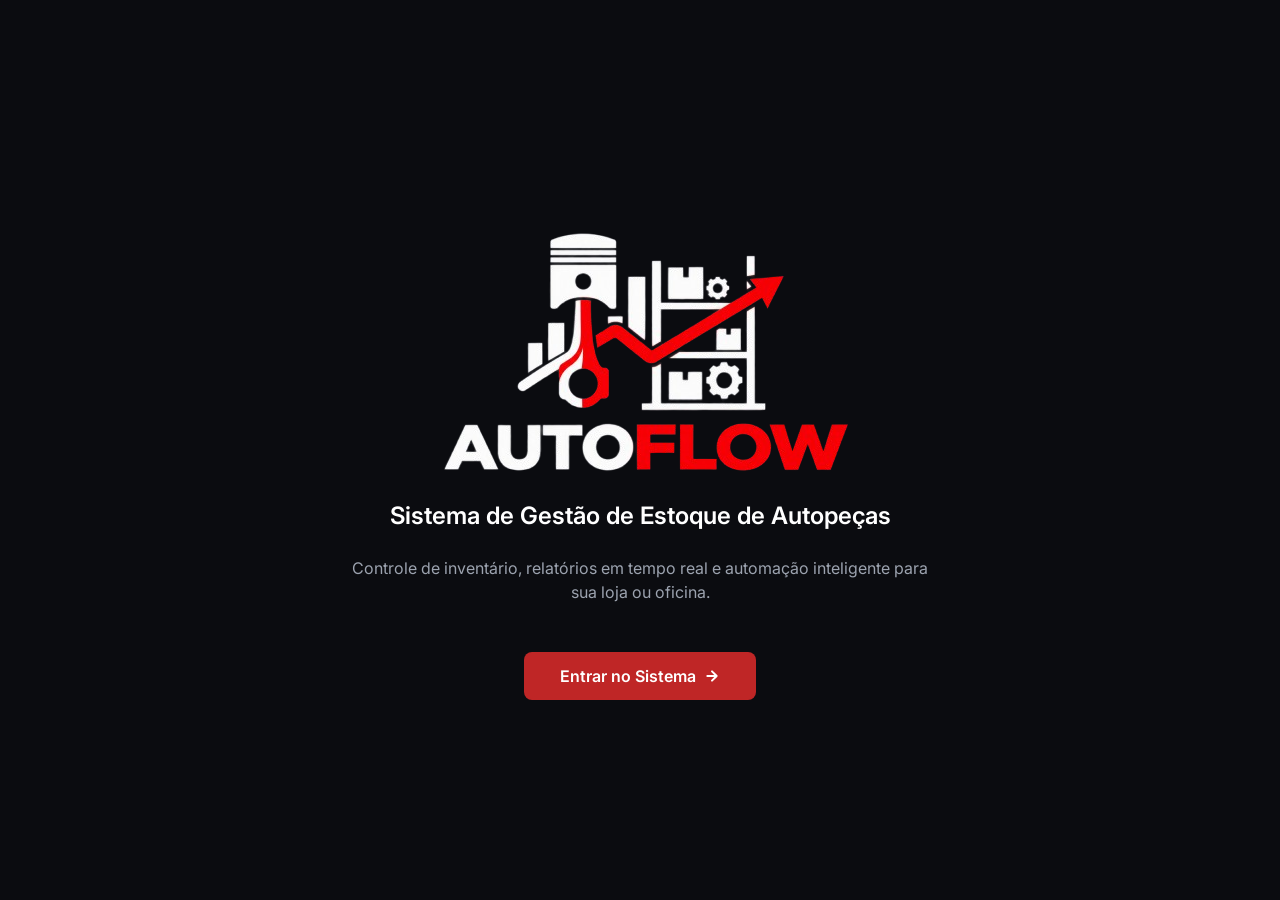
<file: index.html>
<!DOCTYPE html>
<html lang="pt-BR">
<head>
    <meta charset="UTF-8">
    <meta name="viewport" content="width=device-width, initial-scale=1.0">
    <title>AutoFlow</title>
    <!-- Fonte Inter do Google Fonts -->
    <link rel="preconnect" href="https://fonts.googleapis.com">
    <link rel="preconnect" href="https://fonts.gstatic.com" crossorigin>
    <link href="https://fonts.googleapis.com/css2?family=Inter:wght@400;600&display=swap" rel="stylesheet">
    <!-- Arquivo de CSS (Pode usar o mesmo style.css do projeto) -->
    <link rel="stylesheet" href="css/index.css">
</head>
<body>
    <div class="tela-inicial-single">
        
        <!-- Bloco Hero (Imagem, Título e Subtítulo) -->
        <div class="center-hero-group">
            <div class="hero-image-wrapper">
                <img src="img/logo.png" alt="AUTOFLOW Logo" class="hero-image">
            </div>
            <h1 class="hero-title">Sistema de Gestão de Estoque de Autopeças</h1>
            <p class="hero-subtitle">Controle de inventário, relatórios em tempo real e automação inteligente para sua loja ou oficina.</p>
        </div>

        <!-- Linha de Ação de Botão Único -->
        <div class="cta-action-row">
            <a href="telaLogin.html" class="btn-entrar-single">
                <span>Entrar no Sistema</span>
                <svg class="arrow-icon" viewBox="0 0 16 16" fill="none" xmlns="http://www.w3.org/2000/svg">
                    <path d="M3.33333 8H12.6667M8 3.33333L12.6667 8L8 12.6667" stroke="white" stroke-width="2" stroke-linecap="round" stroke-linejoin="round"/>
                </svg>
            </a>
        </div>

    </div>
</body>
</html>
</file>
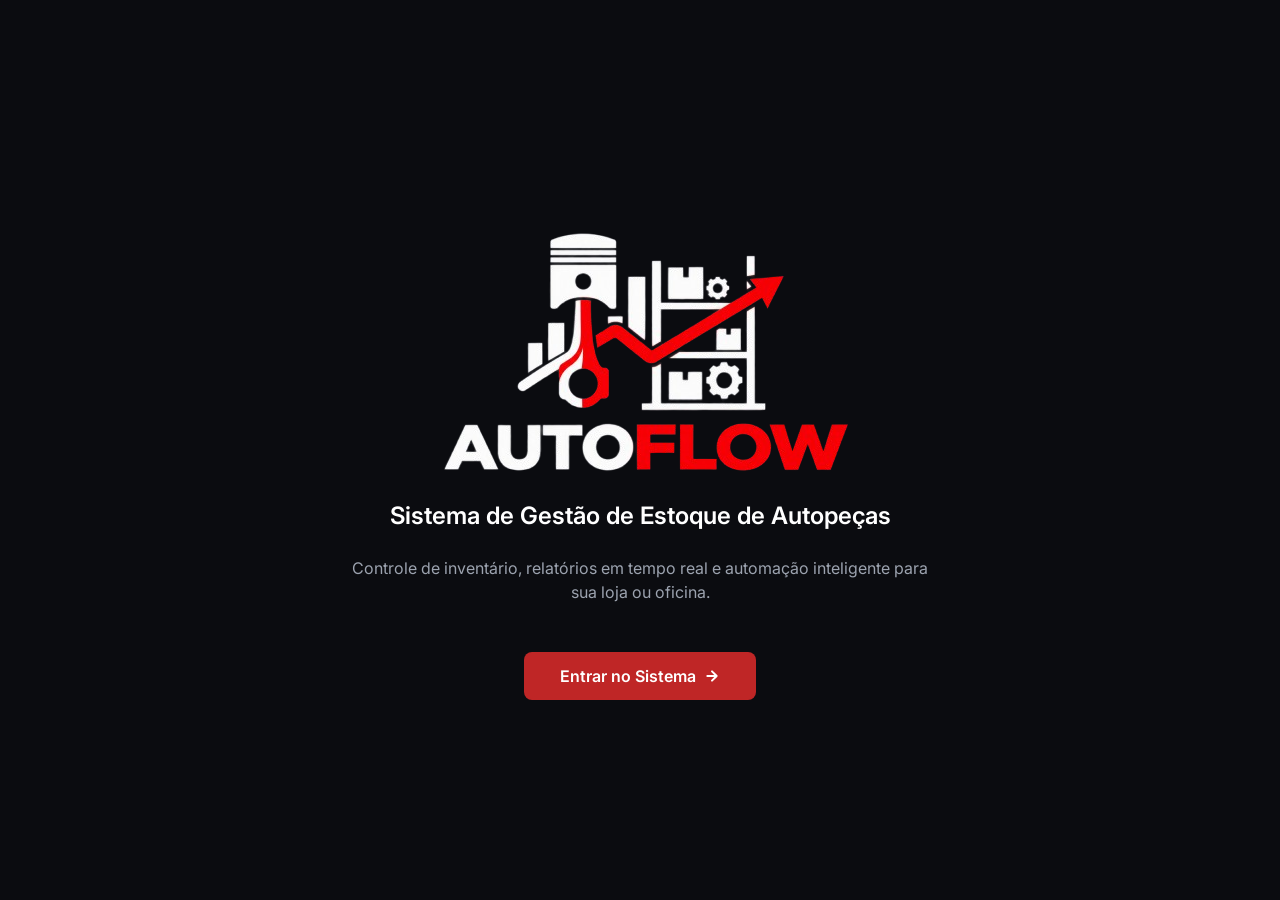
<file: frontend/pages/index.html>
<!DOCTYPE html>
<html lang="pt-BR">
<head>
    <meta charset="UTF-8">
    <meta name="viewport" content="width=device-width, initial-scale=1.0">
    <title>AutoFlow</title>
    <!-- Fonte Inter do Google Fonts -->
    <link rel="preconnect" href="https://fonts.googleapis.com">
    <link rel="preconnect" href="https://fonts.gstatic.com" crossorigin>
    <link href="https://fonts.googleapis.com/css2?family=Inter:wght@400;600&display=swap" rel="stylesheet">
    <link rel="icon" type="image/x-icon" href="../assets/img/icob.png">
    <link rel="icon" type="image/x-icon" sizes="512x512" href="../assets/img/icob.png">
    <link rel="stylesheet" href="../assets/css/index.css">
</head>
<body>
    <div class="tela-inicial-single">
        
        <!-- Bloco Hero (Imagem, Título e Subtítulo) -->
        <div class="center-hero-group">
            <div class="hero-image-wrapper">
                <img src="../assets/img/logo.png" alt="AUTOFLOW Logo" class="hero-image">
            </div>
            <h1 class="hero-title">Sistema de Gestão de Estoque de Autopeças</h1>
            <p class="hero-subtitle">Controle de inventário, relatórios em tempo real e automação inteligente para sua loja ou oficina.</p>
        </div>

        <!-- Linha de Ação de Botão Único -->
        <div class="cta-action-row">
            <a href="../pages/telaLogin.html" class="btn-entrar-single">
                <span>Entrar no Sistema</span>
                <svg class="arrow-icon" viewBox="0 0 16 16" fill="none" xmlns="http://www.w3.org/2000/svg">
                    <path d="M3.33333 8H12.6667M8 3.33333L12.6667 8L8 12.6667" stroke="white" stroke-width="2" stroke-linecap="round" stroke-linejoin="round"/>
                </svg>
            </a>
        </div>

    </div>
</body>
</html>
</file>
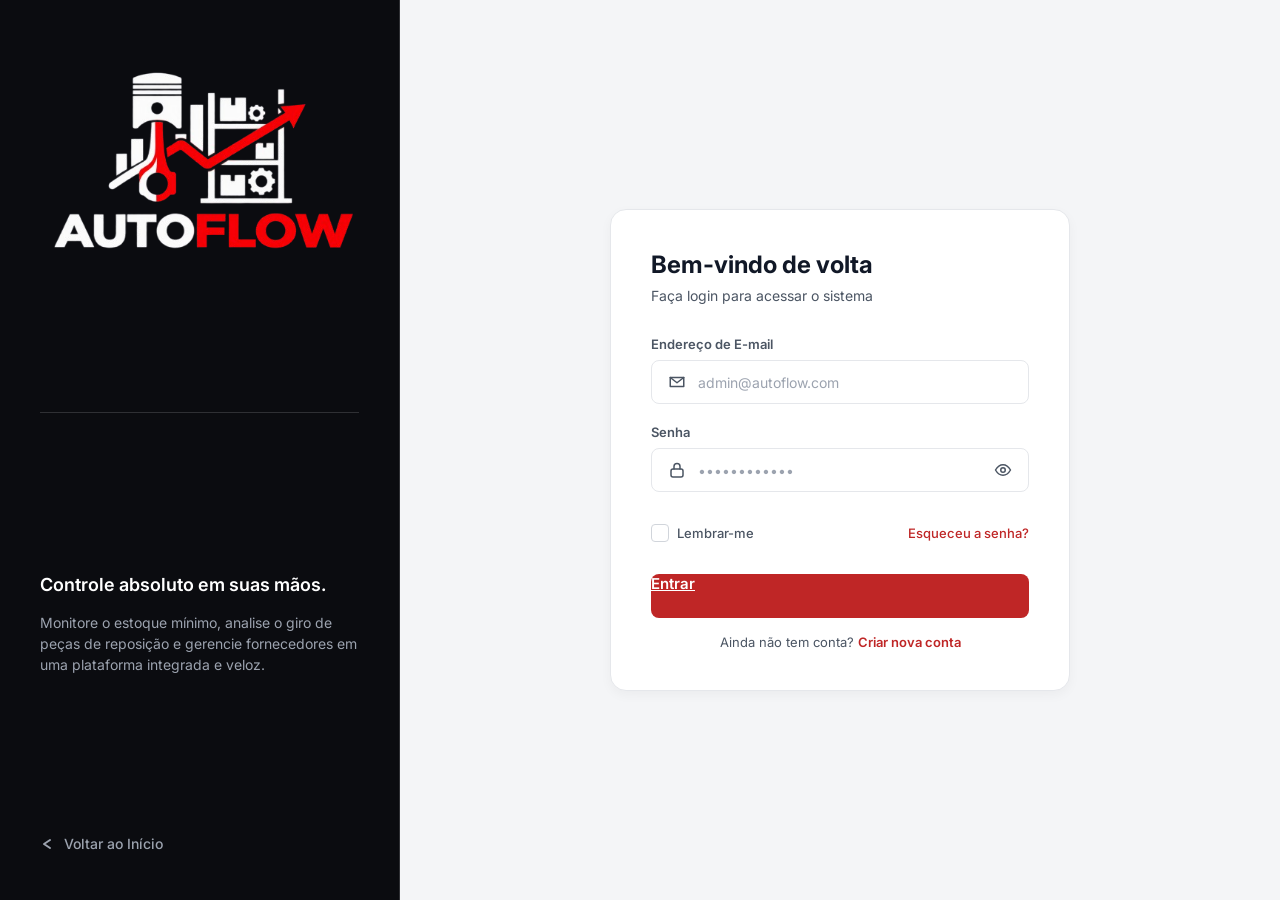
<file: telaLogin.html>
<!DOCTYPE html>
<html lang="pt-BR">

<head>
    <meta charset="UTF-8">
    <meta name="viewport" content="width=device-width, initial-scale=1.0">
    <title>AutoFlow</title>
    <!-- Fonte Inter -->
    <link rel="preconnect" href="https://fonts.googleapis.com">
    <link rel="preconnect" href="https://fonts.gstatic.com" crossorigin>
    <link href="https://fonts.googleapis.com/css2?family=Inter:wght@400;500;600;700&display=swap" rel="stylesheet">
    <!-- Estilos da página -->
    <link rel="stylesheet" href="css/telaLogin.css">
</head>

<body>
    <div class="tela-login">

        <!-- Sidebar Esquerda -->
        <aside class="sidebar-area">
            <div class="brand-container">
                <img src="img/logo.png" alt="AUTOFLOW Logo" class="brand-logo">
            </div>

            <div class="divider-line"></div>

            <div class="sidebar-middle-info">
                <h2>Controle absoluto em suas mãos.</h2>
                <p>Monitore o estoque mínimo, analise o giro de peças de reposição e gerencie fornecedores em uma
                    plataforma integrada e veloz.</p>
            </div>

            <a href="index.html" class="sidebar-link-back">
                <svg class="icon-arrow" viewBox="0 0 16 16" fill="none" xmlns="http://www.w3.org/2000/svg">
                    <path d="M10 12L4 8L10 4" stroke="#9CA3AF" stroke-width="2" stroke-linecap="round"
                        stroke-linejoin="round" />
                </svg>
                <span>Voltar ao Início</span>
            </a>
        </aside>

        <!-- Área Central com Card de Login -->
        <main class="form-view-area">
            <form class="login-card" onsubmit="event.preventDefault();">

                <div class="form-header">
                    <h1>Bem-vindo de volta</h1>
                    <p>Faça login para acessar o sistema</p>
                </div>

                <div class="inputs-fields">
                    <!-- Campo E-mail -->
                    <div class="field-group">
                        <label for="email">Endereço de E-mail</label>
                        <div class="input-wrapper">
                            <svg class="input-icon" viewBox="0 0 18 18" fill="none" xmlns="http://www.w3.org/2000/svg">
                                <path d="M2.25 4.5H15.75V13.5H2.25V4.5Z" stroke="#4B5563" stroke-width="1.5"
                                    stroke-linecap="round" stroke-linejoin="round" />
                                <path d="M2.25 4.5L9 9.75L15.75 4.5" stroke="#4B5563" stroke-width="1.5"
                                    stroke-linecap="round" stroke-linejoin="round" />
                            </svg>
                            <input type="email" id="email" placeholder="admin@autoflow.com" required>
                        </div>
                    </div>

                    <!-- Campo Senha -->
                    <div class="field-group">
                        <label for="password">Senha</label>
                        <div class="input-wrapper">
                            <svg class="input-icon" viewBox="0 0 18 18" fill="none" xmlns="http://www.w3.org/2000/svg">
                                <rect x="3" y="8" width="12" height="8" rx="2" stroke="#4B5563" stroke-width="1.5" />
                                <path d="M6 8V5.5C6 3.84315 7.34315 2.5 9 2.5C10.6569 2.5 12 3.84315 12 5.5V8"
                                    stroke="#4B5563" stroke-width="1.5" stroke-linecap="round" />
                            </svg>
                            <input type="password" id="password" placeholder="••••••••••••" required>
                            <button type="button" class="btn-toggle-password"
                                aria-label="Alternar visibilidade da senha">
                                <svg class="input-icon icon-eye" viewBox="0 0 18 18" fill="none"
                                    xmlns="http://www.w3.org/2000/svg">
                                    <path
                                        d="M1.5 9C1.5 9 4.5 3.75 9 3.75C13.5 3.75 16.5 9 16.5 9C16.5 9 13.5 14.25 9 14.25C4.5 14.25 1.5 9 1.5 9Z"
                                        stroke="#4B5563" stroke-width="1.5" stroke-linecap="round"
                                        stroke-linejoin="round" />
                                    <circle cx="9" cy="9" r="2.25" stroke="#4B5563" stroke-width="1.5" />
                                </svg>
                            </button>
                        </div>
                    </div>
                </div>

                <!-- Barra de Ações (Lembrar-me e Esqueceu a Senha) -->
                <div class="actions-bar">
                    <label class="remember-me-check">
                        <input type="checkbox" id="remember">
                        <span class="custom-checkbox">
                            <svg class="check-icon" viewBox="0 0 12 12" fill="none" xmlns="http://www.w3.org/2000/svg">
                                <path d="M2.5 6L5 8.5L9.5 3.5" stroke="white" stroke-width="2" stroke-linecap="round"
                                    stroke-linejoin="round" />
                            </svg>
                        </span>
                        <span class="label-text">Lembrar-me</span>
                    </label>
                    <a href="#" class="forgot-password">Esqueceu a senha?</a>
                </div>

                <!-- Botão de Login -->
                <div class="form-actions-bottom">
                    <a type="submit" href="dashboard.html" class="btn-entrar-action">Entrar</a>
                    <div class="register-text-row">
                        <span>Ainda não tem conta? <a href="#" class="link-register">Criar nova conta</a></span>
                    </div>
                </div>

            </form>
        </main>

    </div>
</body>

</html>
</file>
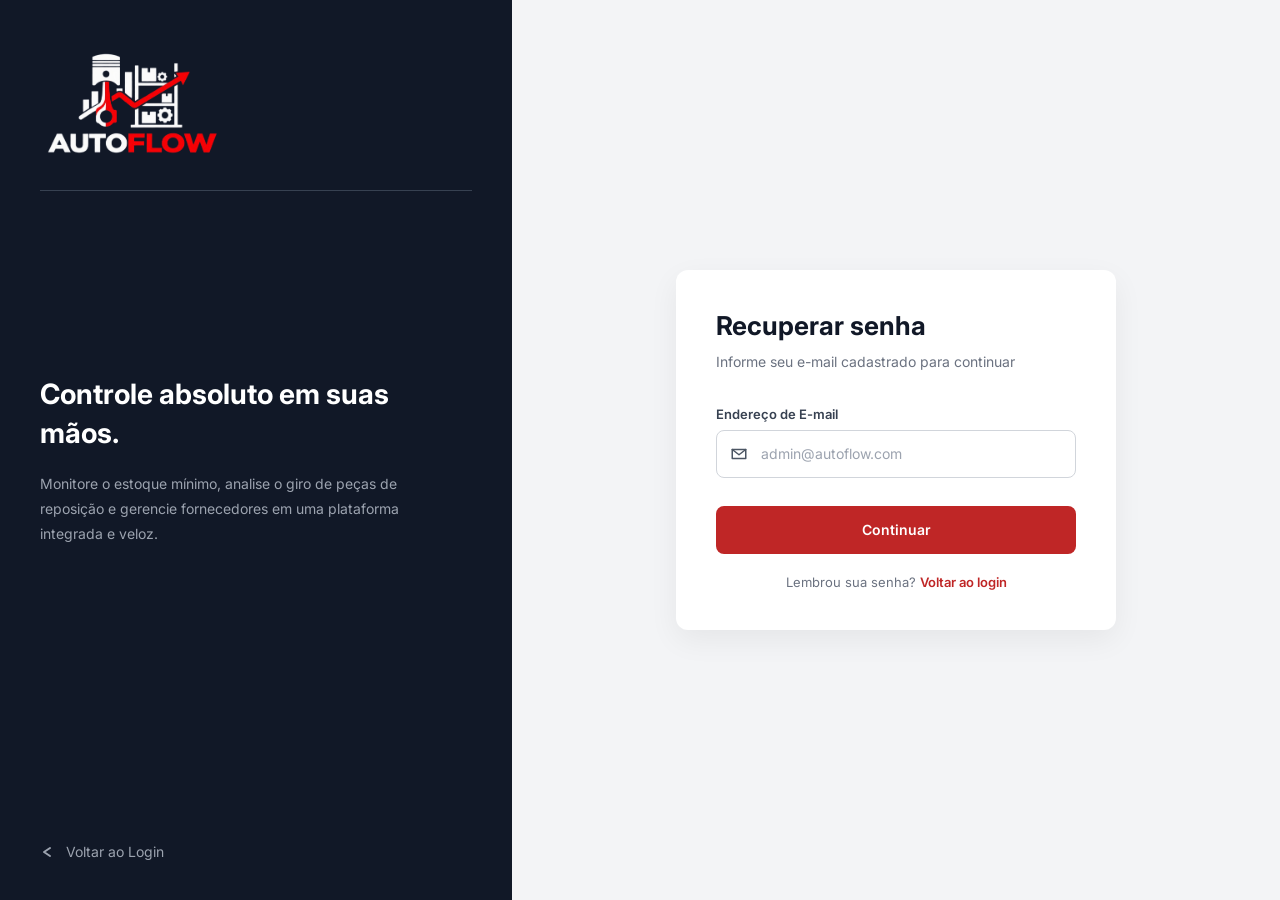
<file: frontend/pages/esqueciSenha.html>
<!DOCTYPE html>
<html lang="pt-BR">

<head>
    <meta charset="UTF-8">
    <meta name="viewport" content="width=device-width, initial-scale=1.0">
    <title>AutoFlow - Recuperar Senha</title>

    <!-- Fonte Inter -->
    <link rel="preconnect" href="https://fonts.googleapis.com">
    <link rel="preconnect" href="https://fonts.gstatic.com" crossorigin>
    <link href="https://fonts.googleapis.com/css2?family=Inter:wght@400;500;600;700&display=swap" rel="stylesheet">

    <!-- Ícone -->
    <link rel="icon" type="image/x-icon" href="../assets/img/icob.png">

    <!-- CSS -->
    <link rel="stylesheet" href="../assets/css/esqueciSenha.css">
</head>

<body>

    <div class="tela-login">

        <!-- Sidebar Esquerda -->
        <aside class="sidebar-area">

            <div class="brand-container">
                <img src="../assets/img/logo.png" alt="AUTOFLOW Logo" class="brand-logo">
            </div>

            <div class="divider-line"></div>

            <div class="sidebar-middle-info">
                <h2>Controle absoluto em suas mãos.</h2>

                <p>
                    Monitore o estoque mínimo, analise o giro de peças de reposição
                    e gerencie fornecedores em uma plataforma integrada e veloz.
                </p>
            </div>

            <a href="telaLogin.html" class="sidebar-link-back">
                <svg class="icon-arrow" viewBox="0 0 16 16" fill="none"
                    xmlns="http://www.w3.org/2000/svg">
                    <path d="M10 12L4 8L10 4" stroke="#9CA3AF" stroke-width="2"
                        stroke-linecap="round" stroke-linejoin="round" />
                </svg>
                <span>Voltar ao Login</span>
            </a>

        </aside>

        <!-- Área Central -->
        <main class="form-view-area">

            <form class="login-card" id="formEsqueciSenha">

                <div class="form-header">
                    <h1>Recuperar senha</h1>
                    <p>Informe seu e-mail cadastrado para continuar</p>
                </div>

                <div class="inputs-fields">

                    <!-- Campo E-mail -->
                    <div class="field-group">

                        <label for="email">Endereço de E-mail</label>

                        <div class="input-wrapper">

                            <svg class="input-icon" viewBox="0 0 18 18" fill="none"
                                xmlns="http://www.w3.org/2000/svg">

                                <path d="M2.25 4.5H15.75V13.5H2.25V4.5Z"
                                    stroke="#4B5563" stroke-width="1.5"
                                    stroke-linecap="round" stroke-linejoin="round" />

                                <path d="M2.25 4.5L9 9.75L15.75 4.5"
                                    stroke="#4B5563" stroke-width="1.5"
                                    stroke-linecap="round" stroke-linejoin="round" />

                            </svg>

                            <input type="email" id="email"
                                placeholder="admin@autoflow.com" required>

                        </div>

                    </div>

                </div>

                <!-- Botão -->
                <div class="form-actions-bottom">

                    <button type="submit" class="btn-entrar-action">
                        Continuar
                    </button>

                    <div class="register-text-row">
                        <span>
                            Lembrou sua senha?
                            <a href="telaLogin.html" class="link-register">Voltar ao login</a>
                        </span>
                    </div>

                </div>

            </form>

        </main>

    </div>
    
    <script src="../assets/js/esqueciSenha.js"></script>

</body>
</html>
</file>
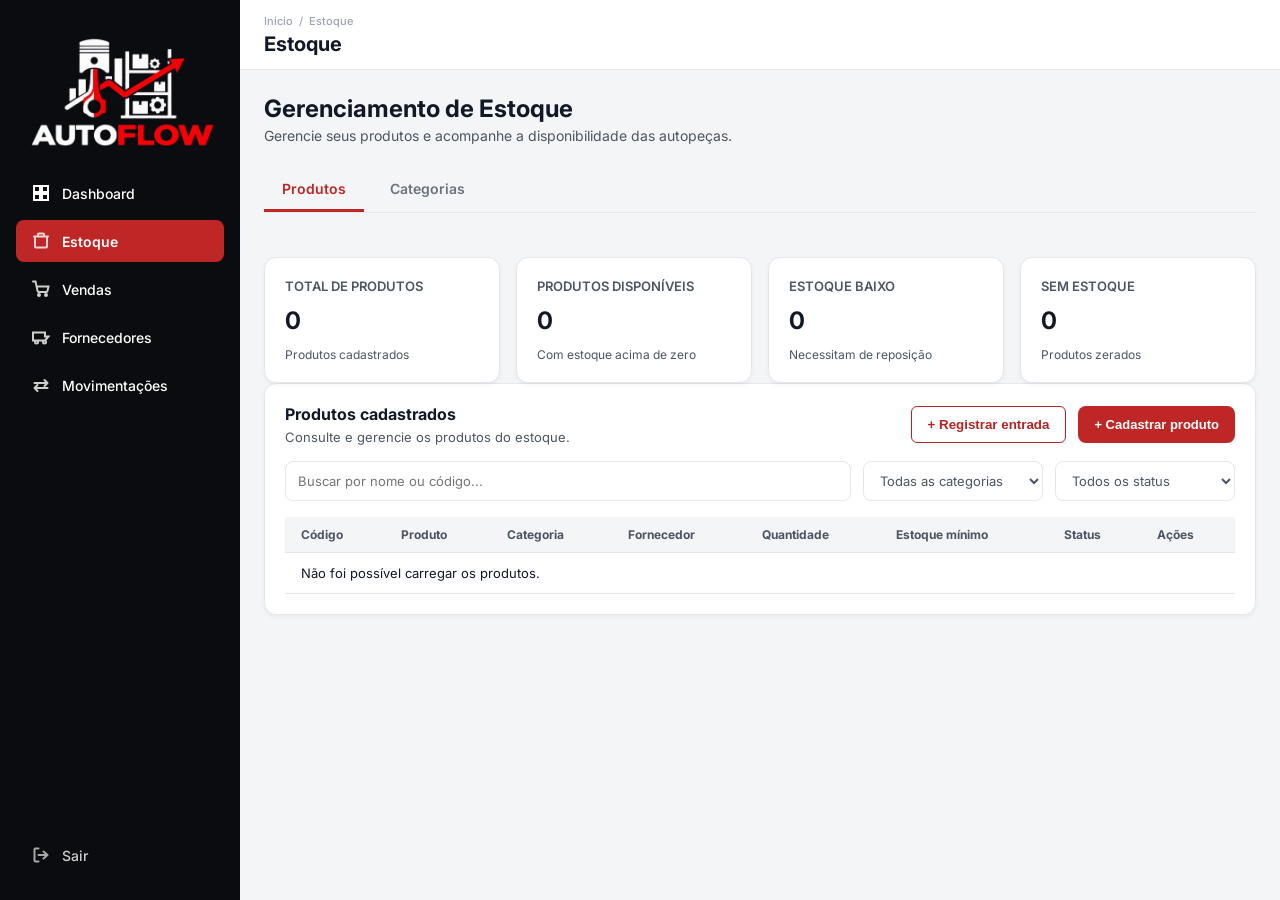
<file: frontend/pages/estoque.html>
<!DOCTYPE html>
<html lang="pt-BR">

<head>
    <meta charset="UTF-8">
    <meta name="viewport" content="width=device-width, initial-scale=1.0">
    <title>AUTOFLOW - Estoque</title>

    <!-- Fonte Inter -->
    <link rel="preconnect" href="https://fonts.googleapis.com">
    <link rel="preconnect" href="https://fonts.gstatic.com" crossorigin>
    <link href="https://fonts.googleapis.com/css2?family=Inter:wght@400;500;600;700&display=swap" rel="stylesheet">
    <link rel="icon" type="image/x-icon" href="../assets/img/icob.png">
    <link rel="icon" type="image/x-icon" sizes="512x512" href="../assets/img/icob.png">
    <!-- Estilos -->
    <link rel="stylesheet" href="../assets/css/dashboard.css">
    <link rel="stylesheet" href="../assets/css/estoque.css">
</head>

<body>

    <div class="dashboard-layout">

        <!-- Menu lateral -->
        <aside class="sidebar">

            <div class="sidebar-logo-container">
                <img src="../assets/img/logo.png" alt="AUTOFLOW Logo" class="sidebar-logo">
            </div>

            <nav class="nav-list">

                <a href="../pages/dashboard.html" class="nav-item">
                    <svg class="nav-icon" width="18" height="18" viewBox="0 0 18 18" fill="none">
                        <path d="M2 2H8V8H2V2Z" stroke="white" stroke-width="2" stroke-linecap="round" />
                        <path d="M10 2H16V8H10V2Z" stroke="white" stroke-width="2" stroke-linecap="round" />
                        <path d="M2 10H8V16H2V10Z" stroke="white" stroke-width="2" stroke-linecap="round" />
                        <path d="M10 10H16V16H10V10Z" stroke="white" stroke-width="2" stroke-linecap="round" />
                    </svg>
                    <span>Dashboard</span>
                </a>

                <a href="../pages/estoque.html" class="nav-item active">
                    <svg class="nav-icon opacity-80" width="18" height="18" viewBox="0 0 18 18" fill="none">
                        <path
                            d="M2 4.5H16M3 4.5V14.5C3 15.0523 3.44772 15.5 4 15.5H14C14.5523 15.5 15 15.0523 15 14.5V4.5M6 4.5V2.5C6 1.94772 6.44772 1.5 7 1.5H11C11.5523 1.5 12 1.94772 12 2.5V4.5"
                            stroke="white" stroke-width="2" stroke-linecap="round" />
                    </svg>
                    <span>Estoque</span>
                </a>

                <a href="../pages/vendas.html" class="nav-item">
                    <svg class="nav-icon opacity-80" width="18" height="18" viewBox="0 0 18 18" fill="none">
                        <circle cx="7" cy="15" r="1" stroke="white" stroke-width="2" />
                        <circle cx="14" cy="15" r="1" stroke="white" stroke-width="2" />
                        <path
                            d="M1 1.5H3.5L5.68 11.39C5.77 11.8 6.13 12.1 6.55 12.1H14.5C14.92 12.1 15.28 11.8 15.37 11.39L16.5 6.5H4.5"
                            stroke="white" stroke-width="2" stroke-linecap="round" />
                    </svg>
                    <span>Vendas</span>
                </a>

                <a href="../pages/fornecedores.html" class="nav-item">
                    <svg class="nav-icon opacity-80" width="18" height="18" viewBox="0 0 18 18" fill="none">
                        <path
                            d="M1 12.5H13M13 12.5L16.5 8.5H13V4.5H1V12.5ZM4.5 15.5C5.32843 15.5 6 14.8284 6 14C6 13.1716 5.32843 12.5 4.5 12.5C3.67157 12.5 3 13.1716 3 14C3 14.8284 3.67157 15.5 4.5 15.5ZM12.5 15.5C13.3284 15.5 14 14.8284 14 14C14 13.1716 13.3284 12.5 12.5 12.5C11.6716 12.5 11 13.1716 11 14C11 14.8284 11.6716 15.5 12.5 15.5Z"
                            stroke="white" stroke-width="2" stroke-linecap="round" />
                    </svg>
                    <span>Fornecedores</span>
                </a>

                <a href="../pages/movimentacoes.html" class="nav-item">
                    <svg class="nav-icon opacity-80" width="18" height="17" viewBox="0 0 18 17" fill="none">
                        <path d="M12.5 3.5L15.5 6.5L12.5 9.5M15.5 6.5H2.5M5.5 14.5L2.5 11.5L5.5 8.5M2.5 11.5H15.5"
                            stroke="white" stroke-width="2" stroke-linecap="round" stroke-linejoin="round" />
                    </svg>
                    <span>Movimentações</span>
                </a>

            </nav>

            <a href="../pages/index.html" class="sidebar-footer">
                <svg class="nav-icon opacity-80" width="18" height="18" viewBox="0 0 18 18" fill="none">
                    <path
                        d="M6.5 15.5H3.5C2.94772 15.5 2.5 15.0523 2.5 14.5V3.5C2.5 2.94772 2.94772 2.5 3.5 2.5H6.5M11.5 12.5L15.5 9L11.5 5.5M15.5 9H6.5"
                        stroke="white" stroke-width="2" stroke-linecap="round" stroke-linejoin="round" />
                </svg>
                <span>Sair</span>
            </a>

        </aside>

        <!-- Conteúdo principal -->
        <main class="main-content">

            <!-- Cabeçalho -->
            <header class="header">

                <div class="header-left">
                    <div class="breadcrumbs">
                        <span>Início</span>
                        <span>/</span>
                        <span>Estoque</span>
                    </div>

                    <h1>Estoque</h1>
                </div>

            </header>

            <!-- Corpo da página -->
            <div class="content-body">

                <!-- Apresentação -->
                <section class="welcome-section">
                    <h2>Gerenciamento de Estoque</h2>
                    <p>Gerencie seus produtos e acompanhe a disponibilidade das autopeças.</p>
                </section>

                <!-- Navegação do estoque -->
                <div class="estoque-tabs">

                    <button class="estoque-tab active" data-tab="produtos">
                        Produtos
                    </button>

                    <button class="estoque-tab" data-tab="categorias">
                        Categorias
                    </button>

                </div>

                <!-- Conteúdo da aba Produtos -->
                <div id="conteudoProdutos" class="estoque-tab-content active">

                    <!-- Indicadores -->
                    <section class="cards-grid estoque-cards">

                        <div class="card">
                            <span class="card-title">Total de Produtos</span>
                            <span class="card-value" id="totalProdutos">0</span>
                            <div class="card-footer">
                                Produtos cadastrados
                            </div>
                        </div>

                        <div class="card">
                            <span class="card-title">Produtos Disponíveis</span>
                            <span class="card-value" id="produtosDisponiveis">0</span>
                            <div class="card-footer">
                                Com estoque acima de zero
                            </div>
                        </div>

                        <div class="card">
                            <span class="card-title">Estoque Baixo</span>
                            <span class="card-value" id="produtosEstoqueBaixo">0</span>
                            <div class="card-footer">
                                Necessitam de reposição
                            </div>
                        </div>

                        <div class="card">
                            <span class="card-title">Sem Estoque</span>
                            <span class="card-value" id="produtosSemEstoque">0</span>
                            <div class="card-footer">
                                Produtos zerados
                            </div>
                        </div>

                    </section>

                    <!-- Gerenciamento dos produtos -->
                    <section class="table-section-wrapper">

                        <div class="estoque-header">
                            <div>
                                <h3>Produtos cadastrados</h3>
                                <p>Consulte e gerencie os produtos do estoque.</p>
                            </div>

                            <div class="estoque-acoes">
                                <button class="btn-entrada" id="btnRegistrarEntrada">
                                    + Registrar entrada
                                </button>

                                <button class="btn-cadastrar" id="btnCadastrarProduto">
                                    + Cadastrar produto
                                </button>
                            </div>
                        </div>

                        <!-- Filtros -->
                        <div class="estoque-filtros">

                            <input type="text" id="buscarProduto" placeholder="Buscar por nome ou código...">

                            <select id="filtroCategoria">
                                <option value="">Todas as categorias</option>
                            </select>

                            <select id="filtroEstoque">
                                <option value="">Todos os status</option>
                                <option value="disponivel">Disponível</option>
                                <option value="baixo">Estoque baixo</option>
                                <option value="zerado">Sem estoque</option>
                            </select>

                        </div>

                        <!-- Tabela -->
                        <div class="table-container">

                            <table class="custom-table">

                                <thead>
                                    <tr>
                                        <th>Código</th>
                                        <th>Produto</th>
                                        <th>Categoria</th>
                                        <th>Fornecedor</th>
                                        <th>Quantidade</th>
                                        <th>Estoque mínimo</th>
                                        <th>Status</th>
                                        <th>Ações</th>
                                    </tr>
                                </thead>

                                <tbody id="tabelaProdutos">
                                    <tr>
                                        <td colspan="8">Carregando produtos...</td>
                                    </tr>
                                </tbody>

                            </table>

                        </div>

                    </section>

                </div>

                <!-- Conteúdo da aba Categorias -->
                <div id="conteudoCategorias" class="estoque-tab-content">

                    <section class="table-section-wrapper">

                        <div class="estoque-header">
                            <div>
                                <h3>Categorias de produtos</h3>
                                <p>Gerencie as categorias utilizadas no cadastro de produtos.</p>
                            </div>

                            <div class="estoque-acoes">
                                <button class="btn-cadastrar" id="btnCadastrarCategoria">
                                    + Nova categoria
                                </button>
                            </div>
                        </div>

                        <div class="estoque-filtros">
                            <input type="text" id="buscarCategoria" placeholder="Buscar categoria...">
                        </div>

                        <div class="table-container">

                            <table class="custom-table">

                                <thead>
                                    <tr>
                                        <th>Categoria</th>
                                        <th>Produtos vinculados</th>
                                        <th>Ações</th>
                                    </tr>
                                </thead>

                                <tbody id="tabelaCategorias">
                                    <tr>
                                        <td colspan="3">Carregando categorias...</td>
                                    </tr>
                                </tbody>

                            </table>

                        </div>

                    </section>

                </div>

            </div>

        </main>

    </div>


    <!-- Modal de cadastro de produto -->
    <div class="modal-overlay" id="modalCadastro">

        <div class="modal-container">

            <div class="modal-header">
                <div>
                    <h2>Cadastrar produto</h2>
                    <p>Preencha as informações do produto.</p>
                </div>

                <button type="button" class="btn-fechar" id="btnFecharModal">
                    &times;
                </button>
            </div>

            <form id="formCadastroProduto">

                <div class="form-grid">

                    <div class="form-group">
                        <label for="codigo">Código *</label>
                        <input type="text" id="codigo" maxlength="30" required>
                    </div>

                    <div class="form-group">
                        <label for="nome">Nome do produto *</label>
                        <input type="text" id="nome" maxlength="150" required>
                    </div>

                    <div class="form-group">
                        <label for="categoria">Categoria *</label>
                        <select id="categoria" required>
                            <option value="">Selecione uma categoria</option>
                        </select>
                    </div>

                    <div class="form-group">
                        <label for="fornecedor">Fornecedor</label>
                        <select id="fornecedor">
                            <option value="">Nenhum fornecedor</option>
                        </select>
                    </div>

                    <div class="form-group">
                        <label for="precoCusto">Preço de custo *</label>
                        <input type="number" id="precoCusto" min="0" step="0.01" required>
                    </div>

                    <div class="form-group">
                        <label for="precoVenda">Preço de venda *</label>
                        <input type="number" id="precoVenda" min="0" step="0.01" required>
                    </div>

                    <div class="form-group">
                        <label for="quantidade">Quantidade inicial *</label>
                        <input type="number" id="quantidade" min="0" step="1" value="0" required>
                    </div>

                    <div class="form-group">
                        <label for="quantidadeMinima">Estoque mínimo *</label>
                        <input type="number" id="quantidadeMinima" min="0" step="1" value="5" required>
                    </div>

                    <div class="form-group form-group-full">
                        <label for="descricao">Descrição</label>
                        <textarea id="descricao" maxlength="250" rows="3"></textarea>
                    </div>

                </div>

                <div class="modal-actions">

                    <button type="button" class="btn-cancelar" id="btnCancelarCadastro">
                        Cancelar
                    </button>

                    <button type="submit" class="btn-salvar">
                        Cadastrar produto
                    </button>

                </div>

            </form>

        </div>

    </div>


    <!-- Modal de ajuste do estoque -->
    <div class="modal-overlay" id="modalAjuste">

        <div class="modal-container">

            <div class="modal-header">
                <div>
                    <h2>Ajustar estoque</h2>
                    <p>Atualize a quantidade disponível do produto.</p>
                </div>

                <button type="button" class="btn-fechar" id="btnFecharAjuste">
                    &times;
                </button>
            </div>

            <form id="formAjuste">

                <div class="form-grid">

                    <div class="form-group form-group-full">
                        <label>Produto</label>
                        <input type="text" id="produtoAjuste" disabled>
                    </div>

                    <div class="form-group">
                        <label>Quantidade atual</label>
                        <input type="number" id="quantidadeAtualAjuste" disabled>
                    </div>

                    <div class="form-group">
                        <label for="novaQuantidade">
                            Nova quantidade *
                        </label>

                        <input type="number" id="novaQuantidade" min="0" step="1" required>
                    </div>

                    <div class="form-group form-group-full">
                        <label for="motivoAjuste">
                            Motivo do ajuste *
                        </label>

                        <textarea id="motivoAjuste" maxlength="150" rows="3" required></textarea>
                    </div>

                </div>

                <div class="modal-actions">

                    <button type="button" class="btn-cancelar" id="btnCancelarAjuste">
                        Cancelar
                    </button>

                    <button type="submit" class="btn-salvar" id="btnSalvarAjuste">
                        Confirmar ajuste
                    </button>

                </div>

            </form>

        </div>

    </div>

    <!-- MODAL DE REGISTRO DE ENTRADA -->
    <div class="modal-overlay" id="modalEntrada">

        <div class="modal-container modal-entrada-container">

            <div class="modal-header">
                <h2>Registrar entrada de estoque</h2>

                <button type="button" class="btn-fechar" id="btnFecharEntrada">
                    &times;
                </button>
            </div>

            <form id="formEntrada">

                <div class="form-group">
                    <label for="produtoEntrada">Produto</label>

                    <select id="produtoEntrada" required>
                        <option value="">Selecione um produto</option>
                    </select>
                </div>

                <div class="form-group">
                    <label for="quantidadeEntrada">Quantidade recebida</label>

                    <input type="number" id="quantidadeEntrada" min="1" step="1" required>
                </div>

                <div class="form-group">
                    <label for="motivoEntrada">Motivo da entrada</label>

                    <input type="text" id="motivoEntrada" maxlength="150" placeholder="Ex.: Reposição de produtos"
                        required>
                </div>

                <div class="modal-actions">

                    <button type="button" class="btn-cancelar" id="btnCancelarEntrada">
                        Cancelar
                    </button>

                    <button type="submit" class="btn-salvar" id="btnSalvarEntrada">
                        Confirmar entrada
                    </button>

                </div>

            </form>

        </div>

    </div>

    <!-- Modal de cadastro de categoria -->
    <div class="modal-overlay" id="modalCategoria">

        <div class="modal-container">

            <div class="modal-header">
                <div>
                    <h2 id="tituloModalCategoria">Nova categoria</h2>
                    <p>Preencha as informações da categoria.</p>
                </div>

                <button type="button" class="btn-fechar" id="btnFecharModalCategoria">
                    &times;
                </button>
            </div>

            <form id="formCategoria">

                <div class="form-grid">

                    <div class="form-group form-group-full">
                        <label for="nomeCategoria">Nome da categoria *</label>
                        <input type="text" id="nomeCategoria" maxlength="80" required>
                    </div>

                    <div class="form-group form-group-full">
                        <label for="descricaoCategoria">Descrição</label>
                        <textarea id="descricaoCategoria" maxlength="200" rows="3"></textarea>
                    </div>

                </div>

                <div class="modal-actions">

                    <button type="button" class="btn-cancelar" id="btnCancelarCategoria">
                        Cancelar
                    </button>

                    <button type="submit" class="btn-salvar" id="btnSalvarCategoria">
                        Salvar categoria
                    </button>

                </div>

            </form>

        </div>

    </div>

    <!-- JavaScript -->
    <script src="../assets/js/estoque.js"></script>
    <script src="../assets/js/categorias.js"></script>

</body>

</html>
</file>
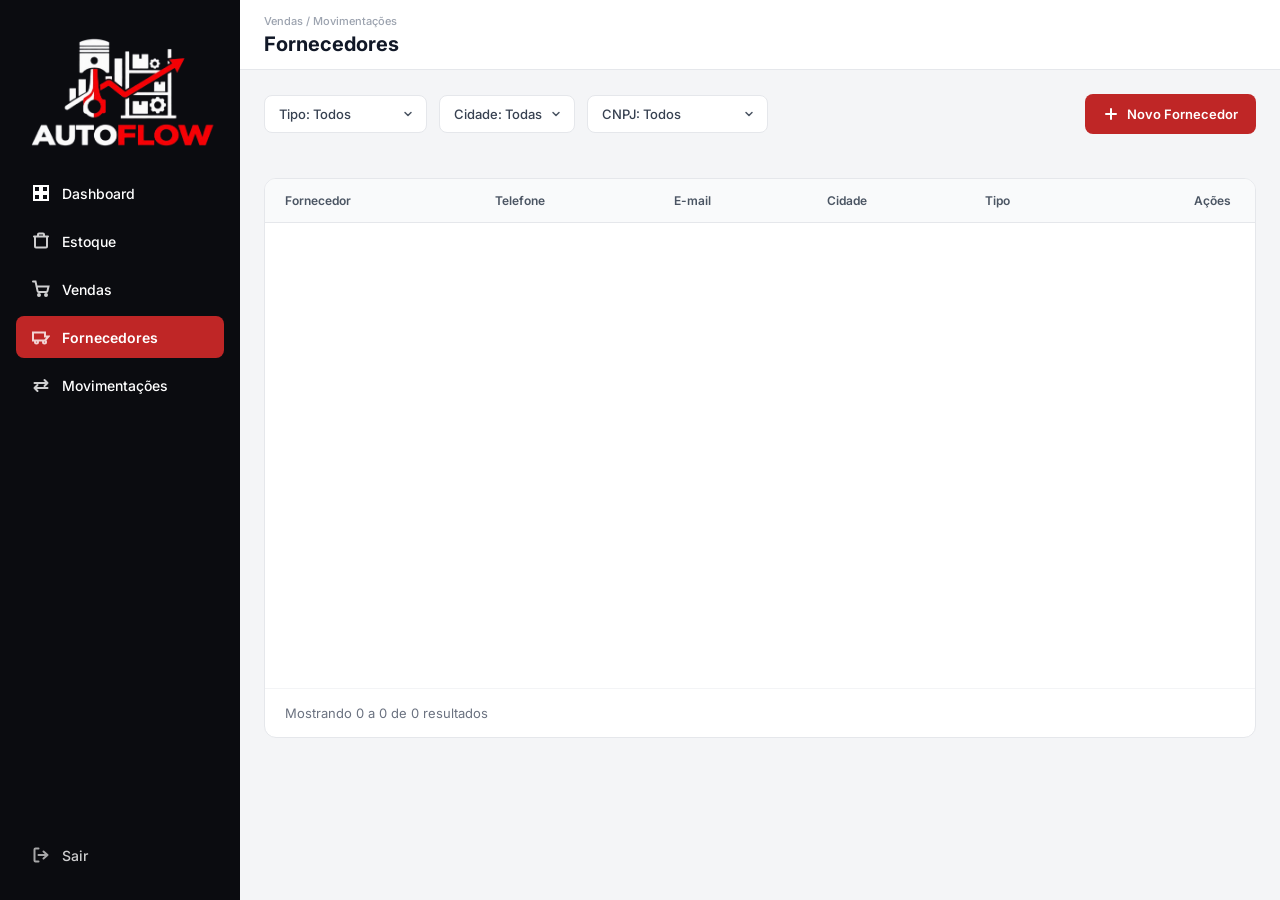
<file: frontend/pages/fornecedores.html>
<!DOCTYPE html>
<html lang="pt-BR">

<head>
    <meta charset="UTF-8">
    <meta name="viewport" content="width=device-width, initial-scale=1.0">
    <title>AutoFlow - Fornecedores</title>

    <!-- Fonte Inter -->
    <link rel="preconnect" href="https://fonts.googleapis.com">
    <link rel="preconnect" href="https://fonts.gstatic.com" crossorigin>
    <link href="https://fonts.googleapis.com/css2?family=Inter:wght@400;500;600;700&display=swap" rel="stylesheet">
    <link rel="icon" type="image/x-icon" href="../assets/img/icob.png">
    <link rel="icon" type="image/x-icon" sizes="512x512" href="../assets/img/icob.png">
    <link rel="stylesheet" href="../assets/css/dashboard.css">
    <link rel="stylesheet" href="../assets/css/fornecedores.css">
</head>

<body>

    <div class="dashboard-layout">

        <!-- MENU LATERAL -->
        <aside class="sidebar">

            <div class="sidebar-logo-container">
                <img src="../assets/img/logo.png" alt="AUTOFLOW Logo" class="sidebar-logo">
            </div>

            <nav class="nav-list">

                <a href="../pages/dashboard.html" class="nav-item">
                    <svg class="nav-icon" width="18" height="18" viewBox="0 0 18 18" fill="none">
                        <path d="M2 2H8V8H2V2Z" stroke="white" stroke-width="2" stroke-linecap="round" />
                        <path d="M10 2H16V8H10V2Z" stroke="white" stroke-width="2" stroke-linecap="round" />
                        <path d="M2 10H8V16H2V10Z" stroke="white" stroke-width="2" stroke-linecap="round" />
                        <path d="M10 10H16V16H10V10Z" stroke="white" stroke-width="2" stroke-linecap="round" />
                    </svg>
                    <span>Dashboard</span>
                </a>

                <a href="../pages/estoque.html" class="nav-item">
                    <svg class="nav-icon opacity-80" width="18" height="18" viewBox="0 0 18 18" fill="none">
                        <path
                            d="M2 4.5H16M3 4.5V14.5C3 15.0523 3.44772 15.5 4 15.5H14C14.5523 15.5 15 15.0523 15 14.5V4.5M6 4.5V2.5C6 1.94772 6.44772 1.5 7 1.5H11C11.5523 1.5 12 1.94772 12 2.5V4.5"
                            stroke="white" stroke-width="2" stroke-linecap="round" />
                    </svg>
                    <span>Estoque</span>
                </a>

                <a href="../pages/vendas.html" class="nav-item">
                    <svg class="nav-icon opacity-80" width="18" height="18" viewBox="0 0 18 18" fill="none">
                        <circle cx="7" cy="15" r="1" stroke="white" stroke-width="2" />
                        <circle cx="14" cy="15" r="1" stroke="white" stroke-width="2" />
                        <path
                            d="M1 1.5H3.5L5.68 11.39C5.77 11.8 6.13 12.1 6.55 12.1H14.5C14.92 12.1 15.28 11.8 15.37 11.39L16.5 6.5H4.5"
                            stroke="white" stroke-width="2" stroke-linecap="round" />
                    </svg>
                    <span>Vendas</span>
                </a>

                <a href="../pages/fornecedores.html" class="nav-item active">
                    <svg class="nav-icon opacity-80" width="18" height="18" viewBox="0 0 18 18" fill="none">
                        <path
                            d="M1 12.5H13M13 12.5L16.5 8.5H13V4.5H1V12.5ZM4.5 15.5C5.32843 15.5 6 14.8284 6 14C6 13.1716 5.32843 12.5 4.5 12.5C3.67157 12.5 3 13.1716 3 14C3 14.8284 3.67157 15.5 4.5 15.5ZM12.5 15.5C13.3284 15.5 14 14.8284 14 14C14 13.1716 13.3284 12.5 12.5 12.5C11.6716 12.5 11 13.1716 11 14C11 14.8284 11.6716 15.5 12.5 15.5Z"
                            stroke="white" stroke-width="2" stroke-linecap="round" />
                    </svg>
                    <span>Fornecedores</span>
                </a>

                <a href="../pages/movimentacoes.html" class="nav-item">
                    <svg class="nav-icon opacity-80" width="18" height="17" viewBox="0 0 18 17" fill="none">
                        <path d="M12.5 3.5L15.5 6.5L12.5 9.5M15.5 6.5H2.5M5.5 14.5L2.5 11.5L5.5 8.5M2.5 11.5H15.5"
                            stroke="white" stroke-width="2" stroke-linecap="round" stroke-linejoin="round" />
                    </svg>
                    <span>Movimentações</span>
                </a>

            </nav>

            <a href="../pages/index.html" class="sidebar-footer">
                <svg class="nav-icon opacity-80" width="18" height="18" viewBox="0 0 18 18" fill="none">
                    <path
                        d="M6.5 15.5H3.5C2.94772 15.5 2.5 15.0523 2.5 14.5V3.5C2.5 2.94772 2.94772 2.5 3.5 2.5H6.5M11.5 12.5L15.5 9L11.5 5.5M15.5 9H6.5"
                        stroke="white" stroke-width="2" stroke-linecap="round" stroke-linejoin="round" />
                </svg>
                <span>Sair</span>
            </a>

        </aside>

        <!-- CONTEÚDO PRINCIPAL -->
        <main class="main-content">

            <!-- CABEÇALHO -->
            <header class="header">

                <div class="header-left">
                    <div class="breadcrumbs">
                        <span><a href="../pages/vendas.html" style="text-decoration: none; color: inherit;">Vendas</a> / <a href="../pages/movimentacoes.html" style="text-decoration: none; color: inherit;">Movimentações</a></span>
                    </div>
                    <h1>Fornecedores</h1>
                </div>

            </header>

            <!-- CORPO DA PÁGINA -->
            <div class="content-body">

                <!-- BARRA DE FILTROS E BOTÃO NOVO FORNECEDOR -->
                <div class="fornecedores-toolbar">
                    <div class="filtros-pills">
                        <select id="filtroTipo" class="filter-pill">
                            <option value="">Tipo: Todos</option>
                            <option value="Nacional">Tipo: Nacional</option>
                            <option value="Internacional">Tipo: Internacional</option>
                        </select>

                        <select id="filtroCidade" class="filter-pill">
                            <option value="">Cidade: Todas</option>
                            <!-- Preenchido via JS -->
                        </select>

                        <select id="filtroCnpj" class="filter-pill">
                            <option value="">CNPJ: Todos</option>
                            <option value="informado">CNPJ: Informado</option>
                            <option value="nao-informado">CNPJ: Não informado</option>
                        </select>
                    </div>

                    <button type="button" id="btnNovoFornecedor" class="btn-novo-fornecedor">
                        <svg width="16" height="16" viewBox="0 0 16 16" fill="none">
                            <path d="M8 3V13M3 8H13" stroke="white" stroke-width="2" stroke-linecap="round" />
                        </svg>
                        <span>Novo Fornecedor</span>
                    </button>
                </div>

                <!-- CONTAINER DA TABELA + PAGINAÇÃO -->
                <section class="fornecedores-card">
                    <div class="table-container">
                        <table class="custom-table fornecedores-table">
                            <thead>
                                <tr>
                                    <th>Fornecedor</th>
                                    <th>Telefone</th>
                                    <th>E-mail</th>
                                    <th>Cidade</th>
                                    <th>Tipo</th>
                                    <th class="col-acoes">Ações</th>
                                </tr>
                            </thead>
                            <tbody id="tabelaFornecedores">
                                <!-- Renderizado via JS -->
                            </tbody>
                        </table>
                    </div>

                    <!-- RODAPÉ DE PAGINAÇÃO -->
                    <div class="table-pagination-footer">
                        <span id="paginacaoInfo" class="pagination-info">Mostrando 0 a 0 de 0 resultados</span>

                        <div id="paginacaoControles" class="pagination-controls">
                            <!-- Botões gerados via JS -->
                        </div>
                    </div>
                </section>

            </div>

        </main>

    </div>

    <!--ADICIONAR / EDITAR-->

    <div id="modalFornecedor" class="modal-overlay hidden">
        <div class="modal-box">
            <div class="modal-header">
                <div>
                    <h2 id="modalTitulo">Adicionar fornecedor</h2>
                    <p id="modalSubtitulo">Preencha os dados abaixo para registrar um novo fornecedor no sistema.</p>
                </div>
                <button type="button" class="btn-close-modal" id="btnFecharModalFornecedor" aria-label="Fechar">
                    <svg width="20" height="20" viewBox="0 0 20 20" fill="none">
                        <path d="M15 5L5 15M5 5L15 15" stroke="#374151" stroke-width="1.8" stroke-linecap="round" />
                    </svg>
                </button>
            </div>

            <form id="formFornecedor">
                <input type="hidden" id="fornecedorId">

                <div class="modal-body">
                    <!-- Nome do fornecedor (Linha inteira) -->
                    <div class="form-group full-width">
                        <label for="inputNome">Nome do fornecedor e/ou Nome Fantasia *</label>
                        <input type="text" id="inputNome" placeholder="Ex: Autopeças Sul" required>
                    </div>

                    <!-- CNPJ e Tipo (2 Colunas) -->
                    <div class="form-row-2">
                        <div class="form-group">
                            <label for="inputCnpj">CNPJ</label>
                            <input type="text" id="inputCnpj" placeholder="Não informado" maxlength="18">
                            <span id="cnpjHelperText" class="field-helper">Campo ainda não preenchido.</span>
                        </div>

                        <div class="form-group">
                            <label for="inputTipo">Tipo *</label>
                            <select id="inputTipo" required>
                                <option value="Nacional">Nacional</option>
                                <option value="Internacional">Internacional</option>
                            </select>
                        </div>
                    </div>

                    <!-- Telefone e E-mail (2 Colunas) -->
                    <div class="form-row-2">
                        <div class="form-group">
                            <label for="inputTelefone">Telefone *</label>
                            <input type="text" id="inputTelefone" placeholder="(11) 4002-8888" maxlength="15" required>
                        </div>

                        <div class="form-group">
                            <label for="inputEmail">E-mail *</label>
                            <input type="email" id="inputEmail" placeholder="comercial@autosul.com.br" required>
                        </div>
                    </div>

                    <!-- Cidade e UF (2 Colunas) -->
                    <div class="form-row-2">
                        <div class="form-group">
                            <label for="inputCidade">Cidade *</label>
                            <input type="text" id="inputCidade" placeholder="São Paulo" required>
                        </div>

                        <div class="form-group">
                            <label for="inputUf">UF *</label>
                            <select id="inputUf" required>
                                <option value="SP">SP</option>
                                <option value="RJ">RJ</option>
                                <option value="MG">MG</option>
                                <option value="PR">PR</option>
                                <option value="SC">SC</option>
                                <option value="RS">RS</option>
                                <option value="ES">ES</option>
                                <option value="BA">BA</option>
                                <option value="GO">GO</option>
                                <option value="DF">DF</option>
                                <option value="EX">Exterior</option>
                            </select>
                        </div>
                    </div>
                </div>

                <div class="modal-footer">
                    <button type="button" class="btn-modal-cancelar" id="btnCancelarFornecedor">Cancelar</button>
                    <button type="submit" class="btn-modal-salvar">
                        <svg width="16" height="16" viewBox="0 0 16 16" fill="none">
                            <path d="M3 8.5L6.5 12L13.5 4.5" stroke="white" stroke-width="2" stroke-linecap="round"
                                stroke-linejoin="round" />
                        </svg>
                        <span id="btnSalvarTexto">Salvar fornecedor</span>
                    </button>
                </div>
            </form>
        </div>
    </div>

    <!-- MODAL: ADICIONAR / EDITAR OBSERVAÇÃO  -->
    <div id="modalObservacao" class="modal-overlay hidden">
        <div class="modal-box modal-box-sm">
            <div class="modal-header">
                <div>
                    <h2>Observações do fornecedor</h2>
                    <p id="obsFornecedorNome">Registre anotações internas, prazos ou condições.</p>
                </div>
                <button type="button" class="btn-close-modal" id="btnFecharModalObs" aria-label="Fechar">
                    <svg width="20" height="20" viewBox="0 0 20 20" fill="none">
                        <path d="M15 5L5 15M5 5L15 15" stroke="#374151" stroke-width="1.8" stroke-linecap="round" />
                    </svg>
                </button>
            </div>

            <form id="formObservacao">
                <input type="hidden" id="obsFornecedorId">
                <div class="modal-body">
                    <div class="form-group full-width">
                        <label for="inputObservacao">Anotação / Observação</label>
                        <textarea id="inputObservacao" rows="4"
                            placeholder="Ex: Entrega às terças e quintas. Prazo de pagamento 30/60 dias..."></textarea>
                    </div>
                </div>

                <div class="modal-footer">
                    <button type="button" class="btn-modal-cancelar" id="btnCancelarObs">Cancelar</button>
                    <button type="submit" class="btn-modal-salvar">
                        <svg width="16" height="16" viewBox="0 0 16 16" fill="none">
                            <path d="M3 8.5L6.5 12L13.5 4.5" stroke="white" stroke-width="2" stroke-linecap="round"
                                stroke-linejoin="round" />
                        </svg>
                        <span>Salvar observação</span>
                    </button>
                </div>
            </form>
        </div>
    </div>

    <!-- JAVASCRIPT -->
    <script src="../assets/js/fornecedores.js"></script>

</body>

</html>
</file>
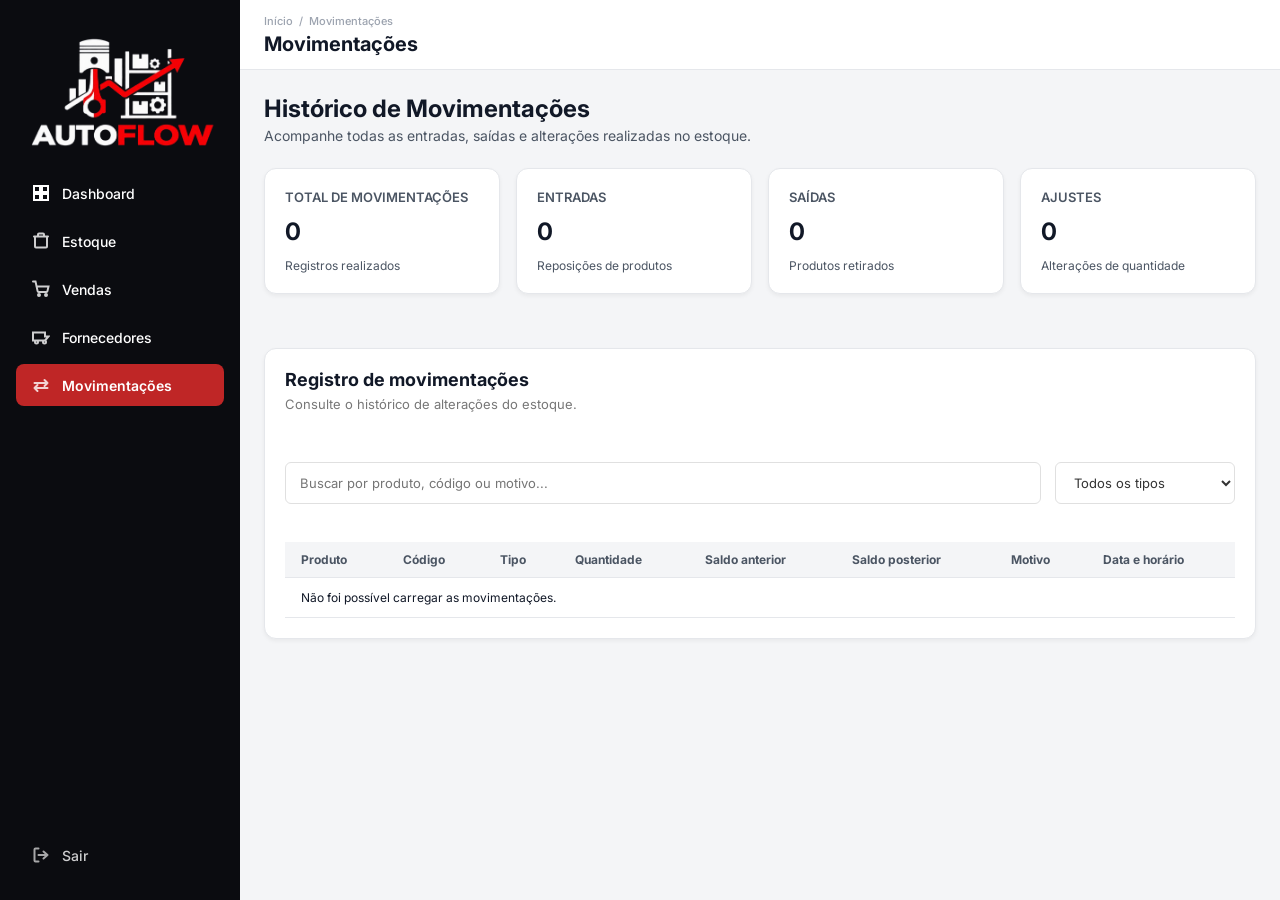
<file: frontend/pages/movimentacoes.html>
<!DOCTYPE html>
<html lang="pt-BR">

<head>
    <meta charset="UTF-8">
    <meta name="viewport" content="width=device-width, initial-scale=1.0">

    <title>AUTOFLOW - Movimentações</title>

    <!-- Fonte Inter -->
    <link rel="preconnect" href="https://fonts.googleapis.com">
    <link rel="preconnect" href="https://fonts.gstatic.com" crossorigin>
    <link href="https://fonts.googleapis.com/css2?family=Inter:wght@400;500;600;700&display=swap" rel="stylesheet">

    <!-- Estilos -->
    <link rel="stylesheet" href="../assets/css/dashboard.css">
    <link rel="stylesheet" href="../assets/css/movimentacoes.css">

</head>

<body>

    <div class="dashboard-layout">


        <!-- MENU LATERAL -->
        <aside class="sidebar">

            <div class="sidebar-logo-container">
                <img src="../assets/img/logo.png" alt="AUTOFLOW Logo" class="sidebar-logo">
            </div>

            <nav class="nav-list">

                <a href="../pages/dashboard.html" class="nav-item">
                    <svg class="nav-icon" width="18" height="18" viewBox="0 0 18 18" fill="none">
                        <path d="M2 2H8V8H2V2Z" stroke="white" stroke-width="2" stroke-linecap="round" />
                        <path d="M10 2H16V8H10V2Z" stroke="white" stroke-width="2" stroke-linecap="round" />
                        <path d="M2 10H8V16H2V10Z" stroke="white" stroke-width="2" stroke-linecap="round" />
                        <path d="M10 10H16V16H10V10Z" stroke="white" stroke-width="2" stroke-linecap="round" />
                    </svg>
                    <span>Dashboard</span>
                </a>

                <a href="../pages/estoque.html" class="nav-item">
                    <svg class="nav-icon opacity-80" width="18" height="18" viewBox="0 0 18 18" fill="none">
                        <path
                            d="M2 4.5H16M3 4.5V14.5C3 15.0523 3.44772 15.5 4 15.5H14C14.5523 15.5 15 15.0523 15 14.5V4.5M6 4.5V2.5C6 1.94772 6.44772 1.5 7 1.5H11C11.5523 1.5 12 1.94772 12 2.5V4.5"
                            stroke="white" stroke-width="2" stroke-linecap="round" />
                    </svg>
                    <span>Estoque</span>
                </a>

                <a href="../pages/vendas.html" class="nav-item">
                    <svg class="nav-icon opacity-80" width="18" height="18" viewBox="0 0 18 18" fill="none">
                        <circle cx="7" cy="15" r="1" stroke="white" stroke-width="2" />
                        <circle cx="14" cy="15" r="1" stroke="white" stroke-width="2" />
                        <path
                            d="M1 1.5H3.5L5.68 11.39C5.77 11.8 6.13 12.1 6.55 12.1H14.5C14.92 12.1 15.28 11.8 15.37 11.39L16.5 6.5H4.5"
                            stroke="white" stroke-width="2" stroke-linecap="round" />
                    </svg>
                    <span>Vendas</span>
                </a>

                <a href="../pages/fornecedores.html" class="nav-item">
                    <svg class="nav-icon opacity-80" width="18" height="18" viewBox="0 0 18 18" fill="none">
                        <path
                            d="M1 12.5H13M13 12.5L16.5 8.5H13V4.5H1V12.5ZM4.5 15.5C5.32843 15.5 6 14.8284 6 14C6 13.1716 5.32843 12.5 4.5 12.5C3.67157 12.5 3 13.1716 3 14C3 14.8284 3.67157 15.5 4.5 15.5ZM12.5 15.5C13.3284 15.5 14 14.8284 14 14C14 13.1716 13.3284 12.5 12.5 12.5C11.6716 12.5 11 13.1716 11 14C11 14.8284 11.6716 15.5 12.5 15.5Z"
                            stroke="white" stroke-width="2" stroke-linecap="round" />
                    </svg>
                    <span>Fornecedores</span>
                </a>

                <a href="../pages/movimentacoes.html" class="nav-item active">
                    <svg class="nav-icon opacity-80" width="18" height="17" viewBox="0 0 18 17" fill="none">
                        <path d="M12.5 3.5L15.5 6.5L12.5 9.5M15.5 6.5H2.5M5.5 14.5L2.5 11.5L5.5 8.5M2.5 11.5H15.5"
                            stroke="white" stroke-width="2" stroke-linecap="round" stroke-linejoin="round" />
                    </svg>
                    <span>Movimentações</span>
                </a>

            </nav>

            <a href="../pages/index.html" class="sidebar-footer">
                <svg class="nav-icon opacity-80" width="18" height="18" viewBox="0 0 18 18" fill="none">
                    <path
                        d="M6.5 15.5H3.5C2.94772 15.5 2.5 15.0523 2.5 14.5V3.5C2.5 2.94772 2.94772 2.5 3.5 2.5H6.5M11.5 12.5L15.5 9L11.5 5.5M15.5 9H6.5"
                        stroke="white" stroke-width="2" stroke-linecap="round" stroke-linejoin="round" />
                </svg>
                <span>Sair</span>
            </a>

        </aside>



        <!-- CONTEÚDO PRINCIPAL -->
        <main class="main-content">

            <!-- CABEÇALHO -->
            <header class="header">

                <div class="header-left">

                    <div class="breadcrumbs">
                        <span>Início</span>
                        <span>/</span>
                        <span>Movimentações</span>
                    </div>

                    <h1>Movimentações</h1>

                </div>

            </header>


            <!-- CORPO DA PÁGINA -->
            <div class="content-body">

                <!-- APRESENTAÇÃO -->
                <section class="welcome-section">

                    <h2>Histórico de Movimentações</h2>

                    <p>
                        Acompanhe todas as entradas, saídas e alterações
                        realizadas no estoque.
                    </p>

                </section>


                <!-- INDICADORES -->
                <section class="cards-grid movimentacoes-cards">

                    <div class="card">

                        <span class="card-title">Total de Movimentações</span>

                        <span class="card-value" id="totalMovimentacoes">0</span>

                        <div class="card-footer">
                            Registros realizados
                        </div>

                    </div>


                    <div class="card">

                        <span class="card-title">Entradas</span>

                        <span class="card-value" id="totalEntradas">0</span>

                        <div class="card-footer">
                            Reposições de produtos
                        </div>

                    </div>


                    <div class="card">

                        <span class="card-title">Saídas</span>

                        <span class="card-value" id="totalSaidas">0</span>

                        <div class="card-footer">
                            Produtos retirados
                        </div>

                    </div>


                    <div class="card">

                        <span class="card-title">Ajustes</span>

                        <span class="card-value" id="totalAjustes">0</span>

                        <div class="card-footer">
                            Alterações de quantidade
                        </div>

                    </div>

                </section>


                <!-- HISTÓRICO -->
                <section class="table-section-wrapper">

                    <div class="movimentacoes-header">

                        <div>
                            <h3>Registro de movimentações</h3>

                            <p>
                                Consulte o histórico de alterações do estoque.
                            </p>
                        </div>

                    </div>


                    <!-- FILTROS -->
                    <div class="movimentacoes-filtros">

                        <input type="text" id="buscarMovimentacao"
                            placeholder="Buscar por produto, código ou motivo...">

                        <select id="filtroTipo">
                            <option value="">Todos os tipos</option>
                            <option value="entrada">Entrada</option>
                            <option value="saida">Saída</option>
                            <option value="ajuste">Ajuste</option>
                        </select>

                    </div>


                    <!-- TABELA -->
                    <div class="table-container">

                        <table class="custom-table">

                            <thead>

                                <tr>
                                    <th>Produto</th>
                                    <th>Código</th>
                                    <th>Tipo</th>
                                    <th>Quantidade</th>
                                    <th>Saldo anterior</th>
                                    <th>Saldo posterior</th>
                                    <th>Motivo</th>
                                    <th>Data e horário</th>
                                </tr>

                            </thead>

                            <tbody id="tabelaMovimentacoes">

                                <tr>
                                    <td colspan="8">
                                        Carregando movimentações...
                                    </td>
                                </tr>

                            </tbody>

                        </table>

                    </div>

                </section>

            </div>

        </main>

    </div>


    <!-- JAVASCRIPT -->
    <script src="../assets/js/movimentacoes.js"></script>

</body>

</html>
</file>
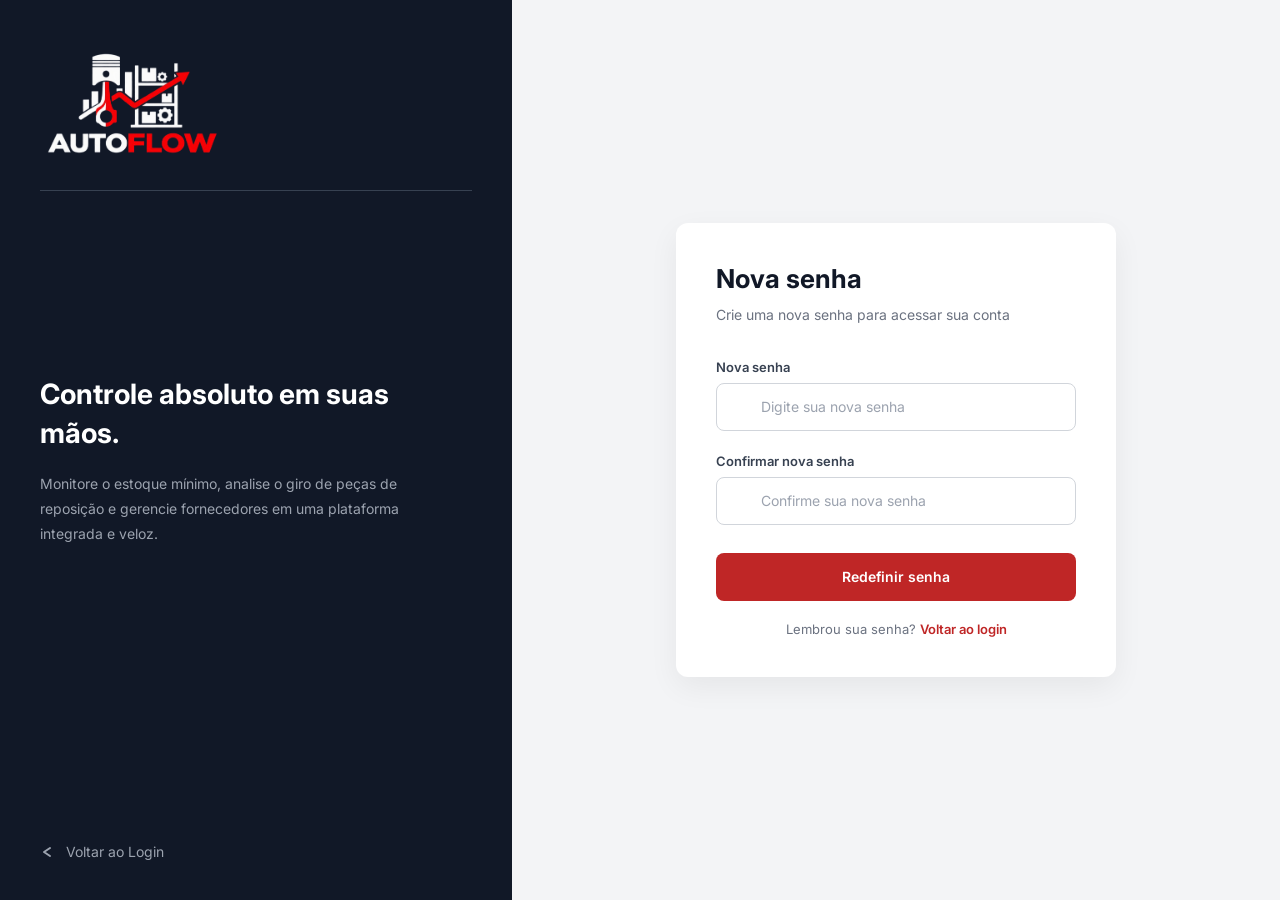
<file: frontend/pages/redefinirSenha.html>
<!DOCTYPE html>
<html lang="pt-BR">

<head>
    <meta charset="UTF-8">
    <meta name="viewport" content="width=device-width, initial-scale=1.0">
    <title>AutoFlow - Redefinir Senha</title>

    <!-- Fonte Inter -->
    <link rel="preconnect" href="https://fonts.googleapis.com">
    <link rel="preconnect" href="https://fonts.gstatic.com" crossorigin>
    <link href="https://fonts.googleapis.com/css2?family=Inter:wght@400;500;600;700&display=swap" rel="stylesheet">

    <!-- Ícone -->
    <link rel="icon" type="image/x-icon" href="../assets/img/icob.png">

    <!-- CSS reutilizado -->
    <link rel="stylesheet" href="../assets/css/esqueciSenha.css">
</head>

<body>

    <div class="tela-login">

        <!-- Sidebar -->
        <aside class="sidebar-area">

            <div class="brand-container">
                <img src="../assets/img/logo.png" alt="AUTOFLOW Logo" class="brand-logo">
            </div>

            <div class="divider-line"></div>

            <div class="sidebar-middle-info">
                <h2>Controle absoluto em suas mãos.</h2>

                <p>
                    Monitore o estoque mínimo, analise o giro de peças de reposição
                    e gerencie fornecedores em uma plataforma integrada e veloz.
                </p>
            </div>

            <a href="telaLogin.html" class="sidebar-link-back">
                <svg class="icon-arrow" viewBox="0 0 16 16" fill="none"
                    xmlns="http://www.w3.org/2000/svg">
                    <path d="M10 12L4 8L10 4" stroke="#9CA3AF" stroke-width="2"
                        stroke-linecap="round" stroke-linejoin="round" />
                </svg>
                <span>Voltar ao Login</span>
            </a>

        </aside>

        <!-- Formulário -->
        <main class="form-view-area">

            <form class="login-card" id="formRedefinirSenha">

                <div class="form-header">
                    <h1>Nova senha</h1>
                    <p>Crie uma nova senha para acessar sua conta</p>
                </div>

                <div class="inputs-fields">

                    <!-- Nova senha -->
                    <div class="field-group">
                        <label for="novaSenha">Nova senha</label>

                        <div class="input-wrapper">
                            <input type="password" id="novaSenha"
                                placeholder="Digite sua nova senha" required>
                        </div>
                    </div>

                    <!-- Confirmar senha -->
                    <div class="field-group">
                        <label for="confirmarSenha">Confirmar nova senha</label>

                        <div class="input-wrapper">
                            <input type="password" id="confirmarSenha"
                                placeholder="Confirme sua nova senha" required>
                        </div>
                    </div>

                </div>

                <!-- Botão -->
                <div class="form-actions-bottom">

                    <button type="submit" class="btn-entrar-action">
                        Redefinir senha
                    </button>

                    <div class="register-text-row">
                        <span>
                            Lembrou sua senha?
                            <a href="telaLogin.html" class="link-register">Voltar ao login</a>
                        </span>
                    </div>

                </div>

            </form>

        </main>

    </div>

    <script src="../assets/js/redefinirSenha.js"></script>

</body>
</html>
</file>
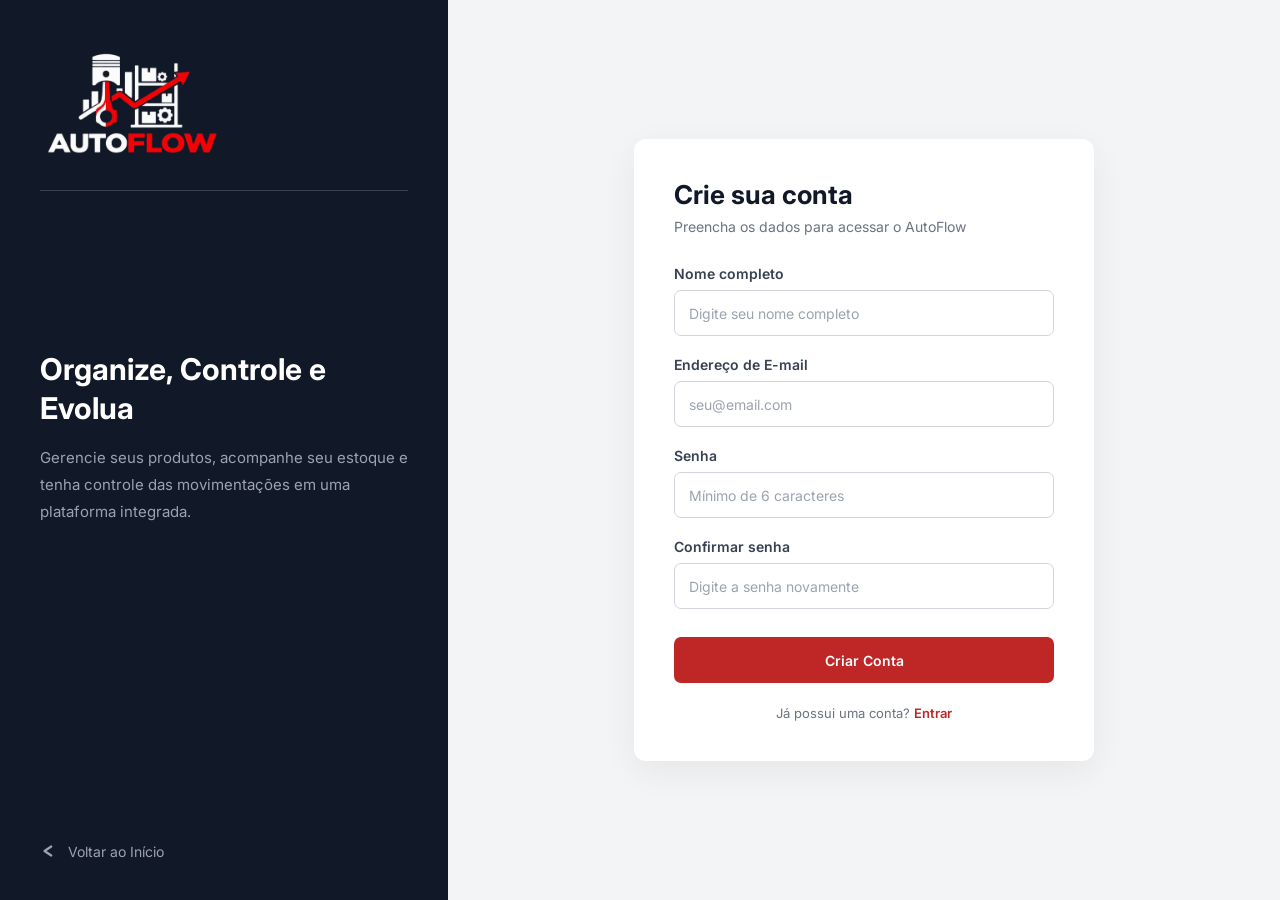
<file: frontend/pages/telaCadastro.html>
<!DOCTYPE html>
<html lang="pt-BR">

<head>
    <meta charset="UTF-8">
    <meta name="viewport" content="width=device-width, initial-scale=1.0">
    <title>AutoFlow - Cadastro</title>

    <!-- Fonte Inter -->
    <link rel="preconnect" href="https://fonts.googleapis.com">
    <link rel="preconnect" href="https://fonts.gstatic.com" crossorigin>
    <link href="https://fonts.googleapis.com/css2?family=Inter:wght@400;500;600;700&display=swap" rel="stylesheet">

    <!-- Ícones -->
    <link rel="icon" type="image/x-icon" href="../assets/img/icob.png">

    <!-- CSS -->
    <link rel="stylesheet" href="../assets/css/telaCadastro.css">
</head>

<body>

    <div class="tela-cadastro">

        <!-- Sidebar Esquerda -->
        <aside class="sidebar-area">

            <div class="brand-container">
                <img src="../assets/img/logo.png" alt="AUTOFLOW Logo" class="brand-logo">
            </div>

            <div class="divider-line"></div>

            <div class="sidebar-middle-info">
                <h2>Organize, Controle e Evolua</h2>

                <p>
                    Gerencie seus produtos, acompanhe seu estoque e tenha
                    controle das movimentações em uma plataforma integrada.
                </p>
            </div>

            <a href="../pages/index.html" class="sidebar-link-back">
                <svg class="icon-arrow" viewBox="0 0 16 16" fill="none"
                    xmlns="http://www.w3.org/2000/svg">
                    <path d="M10 12L4 8L10 4" stroke="#9CA3AF" stroke-width="2"
                        stroke-linecap="round" stroke-linejoin="round" />
                </svg>

                <span>Voltar ao Início</span>
            </a>

        </aside>

        <!-- Área do Formulário -->
        <main class="form-view-area">

            <form class="cadastro-card" id="formCadastro">

                <!-- Cabeçalho -->
                <div class="form-header">
                    <h1>Crie sua conta</h1>
                    <p>Preencha os dados para acessar o AutoFlow</p>
                </div>

                <!-- Campos -->
                <div class="inputs-fields">

                    <!-- Nome -->
                    <div class="field-group">
                        <label for="nome">Nome completo</label>

                        <div class="input-wrapper">
                            <input type="text" id="nome" placeholder="Digite seu nome completo"
                                maxlength="100" required>
                        </div>
                    </div>

                    <!-- Email -->
                    <div class="field-group">
                        <label for="email">Endereço de E-mail</label>

                        <div class="input-wrapper">
                            <input type="email" id="email" placeholder="seu@email.com"
                                maxlength="150" required>
                        </div>
                    </div>

                    <!-- Senha -->
                    <div class="field-group">
                        <label for="password">Senha</label>

                        <div class="input-wrapper">
                            <input type="password" id="password" placeholder="Mínimo de 6 caracteres"
                                minlength="6" required>
                        </div>
                    </div>

                    <!-- Confirmar Senha -->
                    <div class="field-group">
                        <label for="confirmPassword">Confirmar senha</label>

                        <div class="input-wrapper">
                            <input type="password" id="confirmPassword"
                                placeholder="Digite a senha novamente" minlength="6" required>
                        </div>
                    </div>

                </div>

                <!-- Botão -->
                <div class="form-actions-bottom">

                    <button type="submit" class="btn-cadastrar-action">
                        Criar Conta
                    </button>

                    <div class="register-text-row">
                        <span>Já possui uma conta?
                            <a href="telaLogin.html" class="link-login">Entrar</a>
                        </span>
                    </div>

                </div>

            </form>

        </main>

    </div>

    <!-- JavaScript -->
    <script src="../assets/js/telaCadastro.js"></script>

</body>

</html>
</file>
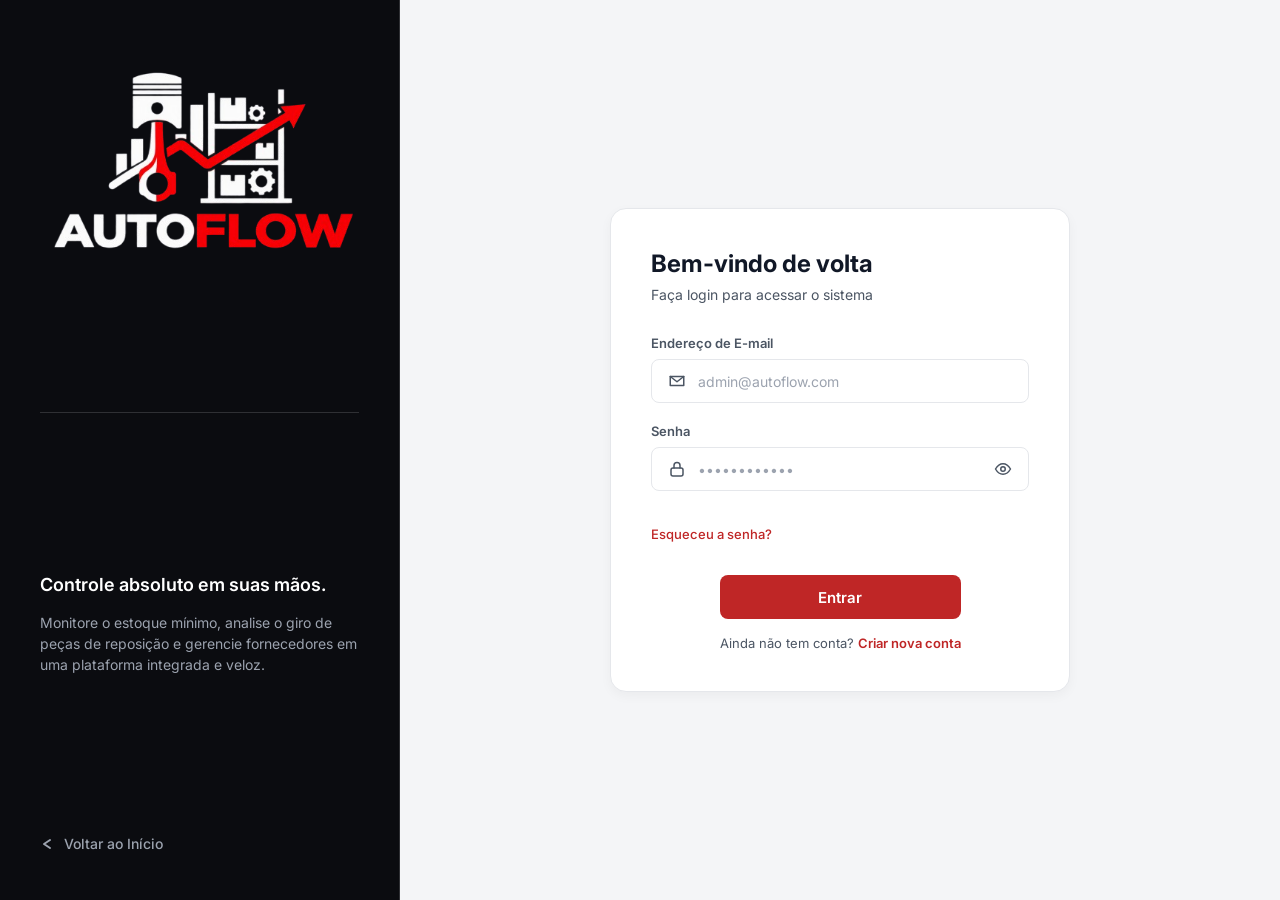
<file: frontend/pages/telaLogin.html>
<!DOCTYPE html>
<html lang="pt-BR">

<head>
    <meta charset="UTF-8">
    <meta name="viewport" content="width=device-width, initial-scale=1.0">
    <title>AutoFlow</title>
    <!-- Fonte Inter -->
    <link rel="preconnect" href="https://fonts.googleapis.com">
    <link rel="preconnect" href="https://fonts.gstatic.com" crossorigin>
    <link href="https://fonts.googleapis.com/css2?family=Inter:wght@400;500;600;700&display=swap" rel="stylesheet">
    <link rel="icon" type="image/x-icon" href="../assets/img/icob.png">
    <link rel="icon" type="image/x-icon" sizes="512x512" href="../assets/img/icob.png">
    <!-- Estilos da página -->
    <link rel="stylesheet" href="../assets/css/telaLogin.css">
</head>

<body>
    <div class="tela-login">

        <!-- Sidebar Esquerda -->
        <aside class="sidebar-area">
            <div class="brand-container">
                <img src="../assets/img/logo.png" alt="AUTOFLOW Logo" class="brand-logo">
            </div>

            <div class="divider-line"></div>

            <div class="sidebar-middle-info">
                <h2>Controle absoluto em suas mãos.</h2>
                <p>Monitore o estoque mínimo, analise o giro de peças de reposição e gerencie fornecedores em uma
                    plataforma integrada e veloz.</p>
            </div>

            <a href="../pages/index.html" class="sidebar-link-back">
                <svg class="icon-arrow" viewBox="0 0 16 16" fill="none" xmlns="http://www.w3.org/2000/svg">
                    <path d="M10 12L4 8L10 4" stroke="#9CA3AF" stroke-width="2" stroke-linecap="round"
                        stroke-linejoin="round" />
                </svg>
                <span>Voltar ao Início</span>
            </a>
        </aside>

        <!-- Área Central com Card de Login -->
        <main class="form-view-area">
            <form class="login-card" id="formLogin">

                <div class="form-header">
                    <h1>Bem-vindo de volta</h1>
                    <p>Faça login para acessar o sistema</p>
                </div>

                <div class="inputs-fields">
                    <!-- Campo E-mail -->
                    <div class="field-group">
                        <label for="email">Endereço de E-mail</label>
                        <div class="input-wrapper">
                            <svg class="input-icon" viewBox="0 0 18 18" fill="none" xmlns="http://www.w3.org/2000/svg">
                                <path d="M2.25 4.5H15.75V13.5H2.25V4.5Z" stroke="#4B5563" stroke-width="1.5"
                                    stroke-linecap="round" stroke-linejoin="round" />
                                <path d="M2.25 4.5L9 9.75L15.75 4.5" stroke="#4B5563" stroke-width="1.5"
                                    stroke-linecap="round" stroke-linejoin="round" />
                            </svg>
                            <input type="email" id="email" placeholder="admin@autoflow.com" required>
                        </div>
                    </div>

                    <!-- Campo Senha -->
                    <div class="field-group">
                        <label for="password">Senha</label>
                        <div class="input-wrapper">
                            <svg class="input-icon" viewBox="0 0 18 18" fill="none" xmlns="http://www.w3.org/2000/svg">
                                <rect x="3" y="8" width="12" height="8" rx="2" stroke="#4B5563" stroke-width="1.5" />
                                <path d="M6 8V5.5C6 3.84315 7.34315 2.5 9 2.5C10.6569 2.5 12 3.84315 12 5.5V8"
                                    stroke="#4B5563" stroke-width="1.5" stroke-linecap="round" />
                            </svg>
                            <input type="password" id="password" placeholder="••••••••••••" required>
                            <button type="button" class="btn-toggle-password"
                                aria-label="Alternar visibilidade da senha">
                                <svg class="input-icon icon-eye" viewBox="0 0 18 18" fill="none"
                                    xmlns="http://www.w3.org/2000/svg">
                                    <path
                                        d="M1.5 9C1.5 9 4.5 3.75 9 3.75C13.5 3.75 16.5 9 16.5 9C16.5 9 13.5 14.25 9 14.25C4.5 14.25 1.5 9 1.5 9Z"
                                        stroke="#4B5563" stroke-width="1.5" stroke-linecap="round"
                                        stroke-linejoin="round" />
                                    <circle cx="9" cy="9" r="2.25" stroke="#4B5563" stroke-width="1.5" />
                                </svg>
                            </button>
                        </div>
                    </div>
                </div>

                <!-- Barra de Ações (Lembrar-me e Esqueceu a Senha) -->
                <div class="actions-bar">
                    <a href="esqueciSenha.html" class="forgot-password">Esqueceu a senha?</a>
                </div>

                <!-- Botão de Login -->
                <div class="form-actions-bottom">
                    <!-- Botão de Login -->
                    <div class="form-actions-bottom">

                        <button type="submit" class="btn-entrar-action">Entrar</button>

                        <div class="register-text-row">
                            <span>Ainda não tem conta? <a href="../pages/telaCadastro.html" class="link-register">Criar nova conta</a></span>
                        </div>

                    </div>
                    
                </div>

            </form>
        </main>

    </div>

    <script src="../assets/js/telaLogin.js"></script>
</body>

</html>
</file>
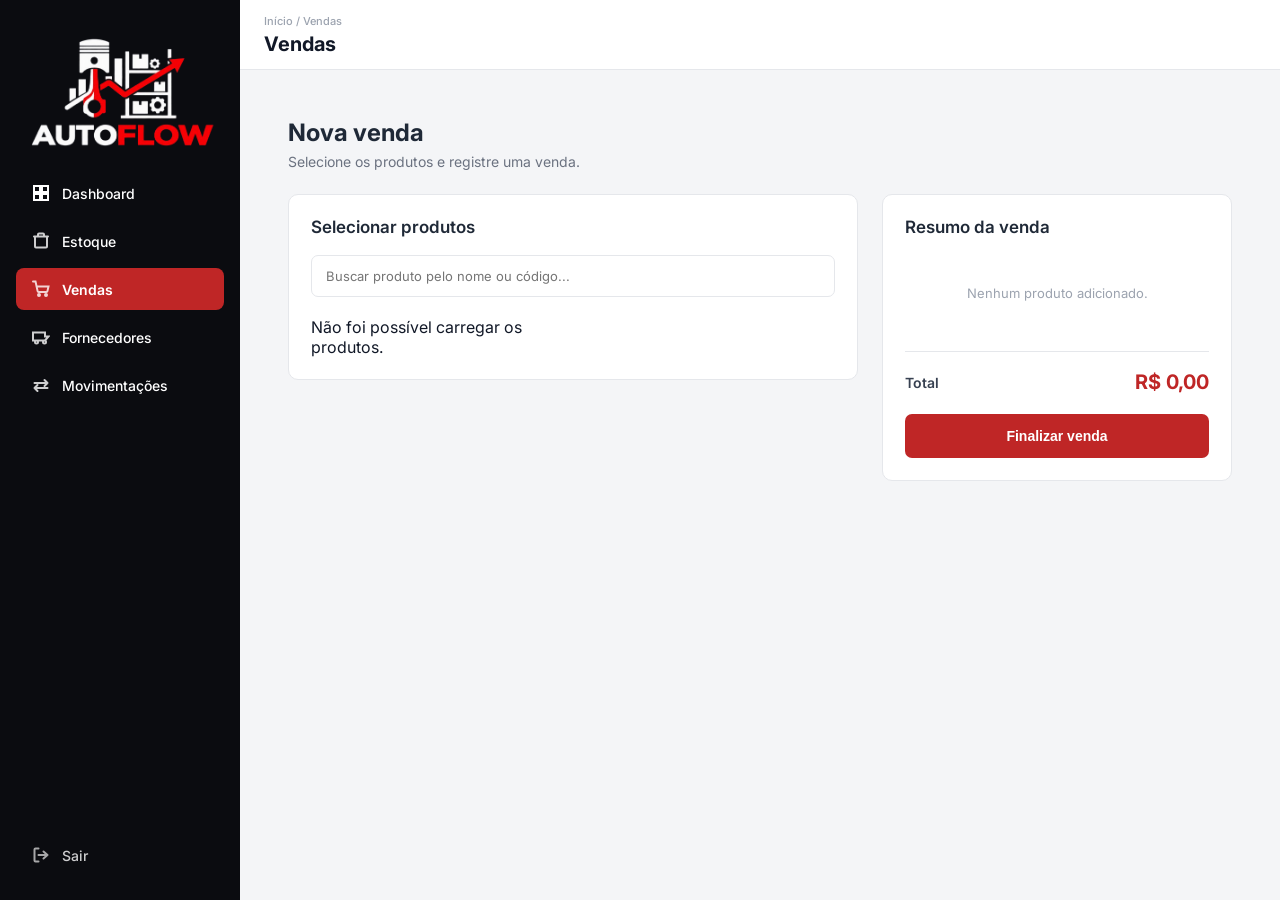
<file: frontend/pages/vendas.html>
<!DOCTYPE html>
<html lang="pt-BR">

<head>
    <meta charset="UTF-8">
    <meta name="viewport" content="width=device-width, initial-scale=1.0">

    <title>AUTOFLOW - Vendas</title>

    <!-- Fonte Inter -->
    <link rel="preconnect" href="https://fonts.googleapis.com">
    <link rel="preconnect" href="https://fonts.gstatic.com" crossorigin>
    <link href="https://fonts.googleapis.com/css2?family=Inter:wght@400;500;600;700&display=swap" rel="stylesheet">
    <link rel="icon" type="image/x-icon" href="../assets/img/icob.png">
    <link rel="icon" type="image/x-icon" sizes="512x512" href="../assets/img/icob.png">
    <!-- Estilos -->
    <link rel="stylesheet" href="../assets/css/dashboard.css">
    <link rel="stylesheet" href="../assets/css/vendas.css">
</head>

<body>

    <div class="dashboard-layout">


        <!-- MENU LATERAL -->
        <aside class="sidebar">

            <div class="sidebar-logo-container">
                <img src="../assets/img/logo.png" alt="AUTOFLOW Logo" class="sidebar-logo">
            </div>

            <nav class="nav-list">

                <a href="../pages/dashboard.html" class="nav-item">
                    <svg class="nav-icon" width="18" height="18" viewBox="0 0 18 18" fill="none">
                        <path d="M2 2H8V8H2V2Z" stroke="white" stroke-width="2" stroke-linecap="round" />
                        <path d="M10 2H16V8H10V2Z" stroke="white" stroke-width="2" stroke-linecap="round" />
                        <path d="M2 10H8V16H2V10Z" stroke="white" stroke-width="2" stroke-linecap="round" />
                        <path d="M10 10H16V16H10V10Z" stroke="white" stroke-width="2" stroke-linecap="round" />
                    </svg>
                    <span>Dashboard</span>
                </a>

                <a href="../pages/estoque.html" class="nav-item">
                    <svg class="nav-icon opacity-80" width="18" height="18" viewBox="0 0 18 18" fill="none">
                        <path
                            d="M2 4.5H16M3 4.5V14.5C3 15.0523 3.44772 15.5 4 15.5H14C14.5523 15.5 15 15.0523 15 14.5V4.5M6 4.5V2.5C6 1.94772 6.44772 1.5 7 1.5H11C11.5523 1.5 12 1.94772 12 2.5V4.5"
                            stroke="white" stroke-width="2" stroke-linecap="round" />
                    </svg>
                    <span>Estoque</span>
                </a>

                <a href="../pages/vendas.html" class="nav-item active">
                    <svg class="nav-icon opacity-80" width="18" height="18" viewBox="0 0 18 18" fill="none">
                        <circle cx="7" cy="15" r="1" stroke="white" stroke-width="2" />
                        <circle cx="14" cy="15" r="1" stroke="white" stroke-width="2" />
                        <path
                            d="M1 1.5H3.5L5.68 11.39C5.77 11.8 6.13 12.1 6.55 12.1H14.5C14.92 12.1 15.28 11.8 15.37 11.39L16.5 6.5H4.5"
                            stroke="white" stroke-width="2" stroke-linecap="round" />
                    </svg>
                    <span>Vendas</span>
                </a>

                <a href="../pages/fornecedores.html" class="nav-item">
                    <svg class="nav-icon opacity-80" width="18" height="18" viewBox="0 0 18 18" fill="none">
                        <path
                            d="M1 12.5H13M13 12.5L16.5 8.5H13V4.5H1V12.5ZM4.5 15.5C5.32843 15.5 6 14.8284 6 14C6 13.1716 5.32843 12.5 4.5 12.5C3.67157 12.5 3 13.1716 3 14C3 14.8284 3.67157 15.5 4.5 15.5ZM12.5 15.5C13.3284 15.5 14 14.8284 14 14C14 13.1716 13.3284 12.5 12.5 12.5C11.6716 12.5 11 13.1716 11 14C11 14.8284 11.6716 15.5 12.5 15.5Z"
                            stroke="white" stroke-width="2" stroke-linecap="round" />
                    </svg>
                    <span>Fornecedores</span>
                </a>

                <a href="../pages/movimentacoes.html" class="nav-item">
                   <svg class="nav-icon opacity-80" width="18" height="17" viewBox="0 0 18 17" fill="none">
                        <path d="M12.5 3.5L15.5 6.5L12.5 9.5M15.5 6.5H2.5M5.5 14.5L2.5 11.5L5.5 8.5M2.5 11.5H15.5"
                            stroke="white" stroke-width="2" stroke-linecap="round" stroke-linejoin="round" />
                    </svg>
                    <span>Movimentações</span>
                </a>

            </nav>

            <a href="../pages/index.html" class="sidebar-footer">
                <svg class="nav-icon opacity-80" width="18" height="18" viewBox="0 0 18 18" fill="none">
                    <path
                        d="M6.5 15.5H3.5C2.94772 15.5 2.5 15.0523 2.5 14.5V3.5C2.5 2.94772 2.94772 2.5 3.5 2.5H6.5M11.5 12.5L15.5 9L11.5 5.5M15.5 9H6.5"
                        stroke="white" stroke-width="2" stroke-linecap="round" stroke-linejoin="round" />
                </svg>
                <span>Sair</span>
            </a>

        </aside>


        <!-- CONTEÚDO PRINCIPAL -->
        <main class="main-content">

            <!-- CABEÇALHO -->
            <header class="header">

                <div class="header-left">

                    <div class="breadcrumbs">
                        Início / Vendas
                    </div>

                    <h1>Vendas</h1>

                </div>

                <!--
                <div class="header-right">

                    <div class="search-box">
                        <input type="text" placeholder="Buscar...">
                    </div>

                    <div class="profile">

                        <div class="avatar">AD</div>

                        <div>
                            <span class="profile-name">Admin</span>
                            <span class="profile-role">Administrador</span>
                        </div>

                    </div>

                </div>-->

            </header>

            <!-- ÁREA DE VENDAS -->
            <section class="content-body">

                <div class="vendas-container">

                    <div class="vendas-titulo">
                        <h2>Nova venda</h2>
                        <p>Selecione os produtos e registre uma venda.</p>
                    </div>

                    <!-- ÁREA DE SELEÇÃO DE PRODUTOS -->
                    <div class="vendas-conteudo">

                        <div class="vendas-produtos">

                            <h3>Selecionar produtos</h3>

                            <div class="vendas-busca">
                                <input type="text" id="buscarProdutoVenda"
                                    placeholder="Buscar produto pelo nome ou código...">
                            </div>

                            <div id="listaProdutosVenda">
                                <!-- Produtos serão carregados pelo JavaScript -->
                            </div>

                        </div>

                        <!-- CARRINHO DA VENDA -->
                        <div class="vendas-carrinho">

                            <h3>Resumo da venda</h3>

                            <div id="itensCarrinho">

                                <p class="carrinho-vazio">
                                    Nenhum produto adicionado.
                                </p>

                            </div>

                            <div class="carrinho-total">

                                <span>Total</span>

                                <strong id="valorTotal">
                                    R$ 0,00
                                </strong>

                            </div>

                            <button type="button" id="btnFinalizarVenda">
                                Finalizar venda
                            </button>

                        </div>

                    </div>

                </div>

            </section>

        </main>

    </div>

    <script src="../assets/js/vendas.js"></script>

</body>

</html>
</file>
<file: css/index.css>
/* Reset básico */
* {
    margin: 0;
    padding: 0;
    box-sizing: border-box;
}

body,
html {
    width: 100%;
    height: 100%;
    background-color: #0b0c10;
    font-family: 'Inter', sans-serif;
}

.tela-inicial-single {
    width: 100vw;
    height: 100vh;
    background-color: #0b0c10;
    display: flex;
    flex-direction: column;
    align-items: center;
    justify-content: center;
    gap: 48px;
    padding: 24px;
    box-sizing: border-box;
    overflow: hidden;
}

/* Hero Group Central */
.center-hero-group {
    display: flex;
    flex-direction: column;
    align-items: center;
    gap: 24px;
    width: 600px;
    max-width: 100%;
}

.hero-image-wrapper {
    width: 431px;
    height: 276px;
    max-width: 100%;
    position: relative;
}

.hero-image {
    width: 100%;
    height: 100%;
    object-fit: cover;
    pointer-events: none;
}

.hero-title {
    font-size: 24px;
    font-weight: 600;
    color: #ffffff;
    text-align: center;
    line-height: 1.3;
    width: 100%;
    word-break: break-word;
}

.hero-subtitle {
    font-size: 16px;
    font-weight: 400;
    color: #9ca3af;
    text-align: center;
    line-height: 1.5;
    width: 100%;
    word-break: break-word;
}

/* CTA Action Row */
.cta-action-row {
    display: flex;
    align-items: center;
    justify-content: center;
}

/* Botão Entrar */
.btn-entrar-single {
    background-color: #bf2626;
    display: flex;
    align-items: center;
    gap: 8px;
    padding: 14px 36px;
    border-radius: 8px;
    color: #ffffff;
    font-size: 16px;
    font-weight: 600;
    text-decoration: none;
    cursor: pointer;
    transition: background-color 0.2s ease, transform 0.1s ease;
}

.btn-entrar-single:hover {
    background-color: #a51f1f;
}

.btn-entrar-single:active {
    transform: scale(0.98);
}

.arrow-icon {
    width: 16px;
    height: 16px;
    flex-shrink: 0;
}
</file>
<file: frontend/assets/css/index.css>
/* Reset básico */
* {
    margin: 0;
    padding: 0;
    box-sizing: border-box;
}

body,
html {
    width: 100%;
    height: 100%;
    background-color: #0b0c10;
    font-family: 'Inter', sans-serif;
}

.tela-inicial-single {
    width: 100vw;
    height: 100vh;
    background-color: #0b0c10;
    display: flex;
    flex-direction: column;
    align-items: center;
    justify-content: center;
    gap: 48px;
    padding: 24px;
    box-sizing: border-box;
    overflow: hidden;
}

/* Hero Group Central */
.center-hero-group {
    display: flex;
    flex-direction: column;
    align-items: center;
    gap: 24px;
    width: 600px;
    max-width: 100%;
}

.hero-image-wrapper {
    width: 431px;
    height: 276px;
    max-width: 100%;
    position: relative;
}

.hero-image {
    width: 100%;
    height: 100%;
    object-fit: cover;
    pointer-events: none;
}

.hero-title {
    font-size: 24px;
    font-weight: 600;
    color: #ffffff;
    text-align: center;
    line-height: 1.3;
    width: 100%;
    word-break: break-word;
}

.hero-subtitle {
    font-size: 16px;
    font-weight: 400;
    color: #9ca3af;
    text-align: center;
    line-height: 1.5;
    width: 100%;
    word-break: break-word;
}

/* CTA Action Row */
.cta-action-row {
    display: flex;
    align-items: center;
    justify-content: center;
}

/* Botão Entrar */
.btn-entrar-single {
    background-color: #bf2626;
    display: flex;
    align-items: center;
    gap: 8px;
    padding: 14px 36px;
    border-radius: 8px;
    color: #ffffff;
    font-size: 16px;
    font-weight: 600;
    text-decoration: none;
    cursor: pointer;
    transition: background-color 0.2s ease, transform 0.1s ease;
}

.btn-entrar-single:hover {
    background-color: #a51f1f;
}

.btn-entrar-single:active {
    transform: scale(0.98);
}

.arrow-icon {
    width: 16px;
    height: 16px;
    flex-shrink: 0;
}
</file>
<file: css/telaLogin.css>
/* Reset CSS Básico */
* {
    margin: 0;
    padding: 0;
    box-sizing: border-box;
}

body, html {
    width: 100%;
    height: 100%;
    font-family: 'Inter', sans-serif;
    background-color: #f4f5f7;
    color: #111827;
}

/* Container Principal Tela de Login */
.tela-login {
    display: flex;
    width: 100vw;
    height: 100vh;
    overflow: hidden;
}

/* Sidebar Esquerda */
.sidebar-area {
    width: 400px;
    height: 100%;
    background-color: #0b0c10;
    display: flex;
    flex-direction: column;
    justify-content: space-between;
    padding: 48px 40px;
    border-right: 1px solid rgba(255, 255, 255, 0.15);
    flex-shrink: 0;
}

.brand-container {
    width: 100%;
    display: flex;
    justify-content: flex-start;
}

.brand-logo {
    width: 334px;
    max-width: 100%;
    height: auto;
    object-fit: contain;
}

.divider-line {
    width: 100%;
    height: 1px;
    background-color: rgba(255, 255, 255, 0.15);
}

.sidebar-middle-info {
    display: flex;
    flex-direction: column;
    gap: 16px;
}

.sidebar-middle-info h2 {
    color: #ffffff;
    font-size: 18px;
    font-weight: 600;
    line-height: 1.3;
}

.sidebar-middle-info p {
    color: #9ca3af;
    font-size: 14px;
    font-weight: 400;
    line-height: 1.5;
}

.sidebar-link-back {
    display: inline-flex;
    align-items: center;
    gap: 8px;
    text-decoration: none;
    color: #9ca3af;
    font-size: 14px;
    font-weight: 500;
    transition: color 0.2s ease;
}

.sidebar-link-back:hover {
    color: #ffffff;
}

.sidebar-link-back .icon-arrow {
    width: 16px;
    height: 16px;
}

/* Área Direita de Formulário */
.form-view-area {
    flex: 1;
    height: 100%;
    display: flex;
    align-items: center;
    justify-content: center;
    padding: 24px;
}

/* Card do Form de Login */
.login-card {
    width: 460px;
    max-width: 100%;
    background-color: #ffffff;
    border-radius: 16px;
    border: 1px solid #e5e7eb;
    box-shadow: 0px 4px 12px rgba(0, 0, 0, 0.04);
    padding: 40px;
    display: flex;
    flex-direction: column;
    gap: 32px;
}

/* Cabeçalho do Form */
.form-header {
    display: flex;
    flex-direction: column;
    gap: 8px;
}

.form-header h1 {
    font-size: 24px;
    font-weight: 700;
    color: #111827;
}

.form-header p {
    font-size: 14px;
    font-weight: 400;
    color: #4b5563;
}

/* Campos de Entrada */
.inputs-fields {
    display: flex;
    flex-direction: column;
    gap: 20px;
}

.field-group {
    display: flex;
    flex-direction: column;
    gap: 8px;
}

.field-group label {
    font-size: 13px;
    font-weight: 600;
    color: #4b5563;
}

.input-wrapper {
    position: relative;
    display: flex;
    align-items: center;
    height: 44px;
    background-color: #ffffff;
    border: 1.5px solid #e5e7eb;
    border-radius: 8px;
    padding: 0 16px;
    gap: 12px;
    transition: border-color 0.2s ease, box-shadow 0.2s ease;
}

.input-wrapper:focus-within {
    border-color: #bf2626;
    box-shadow: 0 0 0 3px rgba(191, 38, 38, 0.1);
}

.input-icon {
    width: 18px;
    height: 18px;
    flex-shrink: 0;
}

.input-wrapper input {
    width: 100%;
    height: 100%;
    border: none;
    outline: none;
    background: transparent;
    font-family: inherit;
    font-size: 14px;
    color: #111827;
}

.input-wrapper input::placeholder {
    color: #9ca3af;
}

.btn-toggle-password {
    background: none;
    border: none;
    cursor: pointer;
    display: flex;
    align-items: center;
    padding: 0;
}

/* Checkbox Personalizado e Esqueceu a Senha */
.actions-bar {
    display: flex;
    align-items: center;
    justify-content: space-between;
}

.remember-me-check {
    display: flex;
    align-items: center;
    gap: 8px;
    cursor: pointer;
}

.remember-me-check input[type="checkbox"] {
    display: none;
}

.custom-checkbox {
    width: 18px;
    height: 18px;
    border-radius: 4px;
    border: 1.5px solid #d1d5db;
    background-color: #ffffff;
    display: flex;
    align-items: center;
    justify-content: center;
    transition: background-color 0.2s ease, border-color 0.2s ease;
}

.remember-me-check input[type="checkbox"]:checked + .custom-checkbox {
    background-color: #bf2626;
    border-color: #bf2626;
}

.check-icon {
    width: 12px;
    height: 12px;
    display: none;
}

.remember-me-check input[type="checkbox"]:checked + .custom-checkbox .check-icon {
    display: block;
}

.label-text {
    font-size: 13px;
    font-weight: 500;
    color: #4b5563;
}

.forgot-password {
    font-size: 13px;
    font-weight: 500;
    color: #bf2626;
    text-decoration: none;
}

.forgot-password:hover {
    text-decoration: underline;
}

/* Botões do Rodapé */
.form-actions-bottom {
    display: flex;
    flex-direction: column;
    gap: 16px;
    align-items: center;
}

.btn-entrar-action {
    width: 100%;
    height: 44px;
    background-color: #bf2626;
    border: none;
    border-radius: 8px;
    color: #ffffff;
    font-size: 15px;
    font-weight: 600;
    font-family: inherit;
    cursor: pointer;
    transition: background-color 0.2s ease;
}

.btn-entrar-action:hover {
    background-color: #a51f1f;
}

.register-text-row {
    font-size: 13px;
    color: #4b5563;
}

.link-register {
    color: #bf2626;
    font-weight: 600;
    text-decoration: none;
}

.link-register:hover {
    text-decoration: underline;
}
</file>
<file: frontend/assets/css/esqueciSenha.css>
/* ==========================================
   AUTOFLOW - RECUPERAR SENHA
   ========================================== */

* {
    margin: 0;
    padding: 0;
    box-sizing: border-box;
}

body {
    font-family: 'Inter', sans-serif;
    background: #f3f4f6;
    min-height: 100vh;
}

/* Layout principal */
.tela-login {
    display: flex;
    min-height: 100vh;
    width: 100%;
}

/* ==========================================
   SIDEBAR
   ========================================== */

.sidebar-area {
    width: 40%;
    background: #111827;
    display: flex;
    flex-direction: column;
    padding: 40px;
    color: #ffffff;
}

.brand-container {
    display: flex;
    align-items: center;
}

.brand-logo {
    max-width: 180px;
    width: 100%;
    object-fit: contain;
}

.divider-line {
    width: 100%;
    height: 1px;
    background: #374151;
    margin: 35px 0;
}

.sidebar-middle-info {
    margin: auto 0;
}

.sidebar-middle-info h2 {
    font-size: 28px;
    font-weight: 700;
    margin-bottom: 18px;
    line-height: 1.4;
}

.sidebar-middle-info p {
    font-size: 14px;
    line-height: 1.8;
    color: #9ca3af;
    max-width: 400px;
}

.sidebar-link-back {
    display: flex;
    align-items: center;
    gap: 10px;
    text-decoration: none;
    color: #9ca3af;
    font-size: 14px;
    margin-top: auto;
    transition: color 0.2s ease;
}

.sidebar-link-back:hover {
    color: #ffffff;
}

.icon-arrow {
    width: 16px;
    height: 16px;
}

/* ==========================================
   ÁREA DO FORMULÁRIO
   ========================================== */

.form-view-area {
    flex: 1;
    display: flex;
    justify-content: center;
    align-items: center;
    padding: 40px;
}

/* Card */
.login-card {
    background: #ffffff;
    width: 100%;
    max-width: 440px;
    padding: 40px;
    border-radius: 12px;
    box-shadow: 0 10px 30px rgba(0, 0, 0, 0.06);
}

/* Cabeçalho */
.form-header {
    margin-bottom: 32px;
}

.form-header h1 {
    font-size: 26px;
    color: #111827;
    font-weight: 700;
    margin-bottom: 10px;
}

.form-header p {
    font-size: 14px;
    color: #6b7280;
    line-height: 1.6;
}

/* ==========================================
   CAMPOS
   ========================================== */

.inputs-fields {
    display: flex;
    flex-direction: column;
    gap: 22px;
}

.field-group {
    display: flex;
    flex-direction: column;
    gap: 8px;
}

.field-group label {
    font-size: 13px;
    font-weight: 600;
    color: #374151;
}

.input-wrapper {
    display: flex;
    align-items: center;
    position: relative;
    width: 100%;
}

.input-icon {
    position: absolute;
    left: 14px;
    width: 18px;
    height: 18px;
}

.input-wrapper input {
    width: 100%;
    height: 48px;
    padding: 0 14px 0 44px;
    border: 1px solid #d1d5db;
    border-radius: 8px;
    font-family: 'Inter', sans-serif;
    font-size: 14px;
    color: #111827;
    outline: none;
    transition: border 0.2s ease, box-shadow 0.2s ease;
}

.input-wrapper input:focus {
    border-color: #bf2626;
    box-shadow: 0 0 0 3px rgba(191, 38, 38, 0.10);
}

.input-wrapper input::placeholder {
    color: #9ca3af;
}

/* ==========================================
   BOTÃO
   ========================================== */

.form-actions-bottom {
    margin-top: 28px;
    display: flex;
    flex-direction: column;
    gap: 20px;
}

.btn-entrar-action {
    width: 100%;
    height: 48px;
    background: #bf2626;
    color: #ffffff;
    border: none;
    border-radius: 8px;
    font-family: 'Inter', sans-serif;
    font-size: 14px;
    font-weight: 600;
    cursor: pointer;
    transition: background 0.2s ease, transform 0.2s ease;
}

.btn-entrar-action:hover {
    background: #a91f1f;
}

.btn-entrar-action:active {
    transform: scale(0.98);
}

/* Link voltar ao login */
.register-text-row {
    text-align: center;
    font-size: 13px;
    color: #6b7280;
}

.link-register {
    color: #bf2626;
    text-decoration: none;
    font-weight: 600;
}

.link-register:hover {
    text-decoration: underline;
}

/* ==========================================
   RESPONSIVIDADE
   ========================================== */

@media (max-width: 900px) {

    .sidebar-area {
        width: 35%;
        padding: 30px;
    }

    .sidebar-middle-info h2 {
        font-size: 23px;
    }

    .form-view-area {
        padding: 25px;
    }

    .login-card {
        padding: 30px;
    }
}

@media (max-width: 650px) {

    .tela-login {
        flex-direction: column;
    }

    .sidebar-area {
        width: 100%;
        min-height: 230px;
        padding: 25px;
    }

    .brand-logo {
        max-width: 140px;
    }

    .divider-line {
        margin: 20px 0;
    }

    .sidebar-middle-info {
        margin: 0;
    }

    .sidebar-middle-info h2 {
        font-size: 21px;
        margin-bottom: 10px;
    }

    .sidebar-middle-info p {
        font-size: 13px;
    }

    .sidebar-link-back {
        margin-top: 25px;
    }

    .form-view-area {
        padding: 25px 18px;
    }

    .login-card {
        padding: 28px 22px;
    }

    .form-header h1 {
        font-size: 23px;
    }
}
</file>
<file: frontend/assets/css/dashboard.css>
/* Reset Geral */
* {
    margin: 0;
    padding: 0;
    box-sizing: border-box;
}

body, html {
    width: 100%;
    height: 100%;
    font-family: 'Inter', sans-serif;
    background-color: #f4f5f7;
    color: #111827;
}

.dashboard-layout {
    display: flex;
    width: 100vw;
    height: 100vh;
    overflow: hidden;
}

/* Sidebar Esquerda */
.sidebar {
    width: 240px;
    height: 100%;
    background-color: #0b0c10;
    display: flex;
    flex-direction: column;
    justify-content: space-between;
    padding: 24px 16px;
    flex-shrink: 0;
}

.sidebar-logo-container {
    width: 100%;
    aspect-ratio: 208 / 124;
    display: flex;
    align-items: center;
    justify-content: center;
    overflow: hidden;
}

.sidebar-logo {
    width: 100%;
    height: 100%;
    object-fit: contain;
}

.nav-list {
    display: flex;
    flex-direction: column;
    gap: 6px;
    flex: 1;
    margin-top: 24px;
}

.nav-item {
    display: flex;
    align-items: center;
    gap: 12px;
    padding: 12px 16px;
    border-radius: 8px;
    text-decoration: none;
    color: #ffffff;
    font-size: 14px;
    font-weight: 500;
    transition: background-color 0.2s ease;
}

.nav-item.active {
    background-color: #bf2626;
    font-weight: 600;
}

.nav-item:not(.active):hover {
    background-color: rgba(255, 255, 255, 0.05);
}

.nav-icon {
    width: 18px;
    height: 18px;
    flex-shrink: 0;
}

.opacity-80 {
    opacity: 0.8;
}

.sidebar-footer {
    display: flex;
    align-items: center;
    gap: 12px;
    padding: 12px 16px;
    text-decoration: none;
    color: #ffffff;
    opacity: 0.8;
    font-size: 14px;
    font-weight: 500;
    border-radius: 8px;
    transition: opacity 0.2s ease;
}

.sidebar-footer:hover {
    opacity: 1;
    background-color: rgba(255, 255, 255, 0.05);
}

/* Conteúdo Principal */
.main-content {
    flex: 1;
    height: 100%;
    display: flex;
    flex-direction: column;
    overflow: hidden;
}

/* Header Superior */
.header {
    height: 70px;
    background-color: #ffffff;
    border-bottom: 1px solid #e5e7eb;
    display: flex;
    align-items: center;
    justify-content: space-between;
    padding: 0 24px;
    flex-shrink: 0;
}

.header-left {
    display: flex;
    flex-direction: column;
    gap: 4px;
}

.breadcrumbs {
    display: flex;
    gap: 6px;
    align-items: center;
    font-size: 11px;
    color: #9ca3af;
    font-weight: 500;
}

.header-left h1 {
    font-size: 20px;
    font-weight: 700;
    color: #111827;
}

/* Corpo da Página */
.content-body {
    flex: 1;
    overflow-y: auto;
    padding: 24px;
    display: flex;
    flex-direction: column;
    gap: 24px;
}

.welcome-section {
    display: flex;
    flex-direction: column;
    gap: 4px;
}

.welcome-section h2 {
    font-size: 24px;
    font-weight: 700;
    color: #111827;
}

.welcome-section p {
    font-size: 14px;
    color: #4b5563;
}

/* Grid de Cards de Estatísticas */
.cards-grid {
    display: grid;
    grid-template-columns: repeat(4, minmax(0, 1fr));
    gap: 16px;
}

.card {
    background-color: #ffffff;
    border: 1px solid #e5e7eb;
    border-radius: 12px;
    padding: 20px;
    display: flex;
    flex-direction: column;
    gap: 12px;
    box-shadow: 0px 2px 4px rgba(0, 0, 0, 0.05);
}

.card-title {
    font-size: 13px;
    font-weight: 600;
    text-transform: uppercase;
    color: #4b5563;
}

.card-value {
    font-size: 24px;
    font-weight: 700;
    color: #111827;
}

.card-footer {
    display: flex;
    align-items: center;
    gap: 6px;
    font-size: 12px;
    color: #4b5563;
}

.card-footer.positive {
    color: #10b981;
}

.dot {
    width: 6px;
    height: 6px;
    border-radius: 50%;
}

.dot.green { background-color: #10b981; }
.dot.gray { background-color: #9ca3af; }

/* Linha de Gráficos */
.charts-row {
    display: flex;
    gap: 16px;
    height: 300px;
}

.sales-chart, .category-chart {
    background-color: #ffffff;
    border: 1px solid #e5e7eb;
    border-radius: 12px;
    padding: 20px;
    display: flex;
    flex-direction: column;
    gap: 16px;
    box-shadow: 0px 2px 4px rgba(0, 0, 0, 0.05);
}

.sales-chart {
    flex: 1;
}

.category-chart {
    width: 380px;
}

.sales-chart h3, .category-chart h3 {
    font-size: 15px;
    font-weight: 700;
    color: #111827;
}

.chart-graphic {
    flex: 1;
    display: flex;
    align-items: flex-end;
    justify-content: space-between;
    padding-top: 20px;
}

.chart-col {
    display: flex;
    flex-direction: column;
    align-items: center;
    gap: 8px;
}

.chart-col span {
    font-size: 12px;
    color: #4b5563;
}

.bar {
    width: 36px;
    background-color: #bf2626;
    border-radius: 6px 6px 0 0;
}

.pie-content {
    flex: 1;
    display: flex;
    align-items: center;
    gap: 20px;
}

.pie-circle-placeholder {
    width: 120px;
    height: 120px;
    background-color: #f4f5f7;
    border-radius: 50%;
    display: flex;
    align-items: center;
    justify-content: center;
    position: relative;
}

.pie-circle-placeholder::before {
    content: '';
    width: 70px;
    height: 70px;
    background-color: #ffffff;
    border-radius: 50%;
}

.legend-list {
    display: flex;
    flex-direction: column;
    gap: 8px;
}

.legend-item {
    display: flex;
    align-items: center;
    gap: 8px;
    font-size: 13px;
    color: #4b5563;
}

.legend-dot {
    width: 10px;
    height: 10px;
    border-radius: 50%;
}

.legend-dot.red { background-color: #bf2626; }
.legend-dot.yellow { background-color: #f59e0b; }
.legend-dot.green { background-color: #10b981; }
.legend-dot.blue { background-color: #3b82f6; }

/* Cabeçalho do gráfico de vendas */
.sales-chart-header {
    display: flex;
    align-items: center;
    justify-content: space-between;
    gap: 12px;
    flex-wrap: wrap;
}

/* Filtro de período dentro do gráfico */
.sales-chart-header .period-filter {
    padding: 6px 10px;
}

/* Select do período */
.period-filter select {
    border: none;
    outline: none;
    background-color: transparent;
    color: #111827;
    font-family: 'Inter', sans-serif;
    font-size: 13px;
    cursor: pointer;
}

/* Tabela e Filtros */
.table-section-wrapper {
    display: flex;
    flex-direction: column;
    gap: 16px;
    background-color: #ffffff;
    border: 1px solid #e5e7eb;
    border-radius: 12px;
    padding: 20px;
    box-shadow: 0px 2px 4px rgba(0, 0, 0, 0.05);
}

.header-filters {
    display: flex;
    align-items: center;
    justify-content: space-between;
}

.period-filter {
    display: flex;
    align-items: center;
    gap: 8px;
    background-color: #ffffff;
    border: 1px solid #e5e7eb;
    padding: 8px 12px;
    border-radius: 8px;
    font-size: 13px;
    color: #4b5563;
}

.btn-export {
    background-color: #ffffff;
    border: 1px solid #e5e7eb;
    padding: 10px 16px;
    border-radius: 8px;
    font-size: 14px;
    font-weight: 600;
    color: #4b5563;
    cursor: pointer;
    transition: background-color 0.2s ease;
}

.btn-export:hover {
    background-color: #f9fafb;
}

.table-container {
    display: flex;
    flex-direction: column;
    gap: 12px;
}

.table-header-title {
    display: flex;
    align-items: center;
    justify-content: space-between;
}

.table-header-title h3 {
    font-size: 16px;
    font-weight: 700;
    color: #111827;
}

.link-ver-todos {
    font-size: 13px;
    font-weight: 600;
    color: #bf2626;
    text-decoration: underline;
}

.custom-table {
    width: 100%;
    border-collapse: collapse;
    text-align: left;
}

.custom-table th {
    background-color: #f4f5f7;
    color: #4b5563;
    font-size: 12px;
    font-weight: 700;
    padding: 10px 16px;
    border-bottom: 1px solid #e5e7eb;
}

.custom-table td {
    padding: 12px 16px;
    font-size: 13px;
    color: #111827;
    border-bottom: 1px solid #e5e7eb;
}

.font-semibold { font-weight: 600; }
.font-bold { font-weight: 700; }
.text-danger { color: #bf2626; }
.text-muted { color: #4b5563; }

.btn-table-action {
    display: inline-block;
    background-color: #bf2626;
    color: #ffffff;
    padding: 6px 12px;
    border-radius: 6px;
    font-size: 11px;
    font-weight: 600;
    text-decoration: none;
    transition: background-color 0.2s ease;
}

.btn-table-action:hover {
    background-color: #a51f1f;
}

/* Área onde os gráficos são desenhados */
.chart-container {
    position: relative;
    flex: 1;
    min-height: 220px;
    width: 100%;
}

/* Evita que o canvas ultrapasse o espaço disponível */
.chart-container canvas {
    max-width: 100%;
}

/* ==============================
   RESPONSIVIDADE DO DASHBOARD
   ============================== */

/* Tablets e telas menores */
@media (max-width: 1100px) {
    .cards-grid {
        grid-template-columns: repeat(2, minmax(0, 1fr));
    }

    .charts-row {
        height: auto;
        flex-direction: column;
    }

    .sales-chart,
    .category-chart {
        width: 100%;
        min-height: 280px;
    }

    .category-chart {
        flex: 1;
    }
}

/* Celulares */
@media (max-width: 700px) {
    .dashboard-layout {
        min-width: 320px;
    }

    .sidebar {
        width: 68px;
        padding: 16px 8px;
    }

    .sidebar-logo-container {
        aspect-ratio: auto;
        height: 48px;
    }

    .nav-item {
        justify-content: center;
        padding: 12px 8px;
    }

    .nav-item span,
    .sidebar-footer span {
        display: none;
    }

    .sidebar-footer {
        justify-content: center;
        padding: 12px 8px;
    }

    .header {
        height: auto;
        min-height: 70px;
        padding: 14px 16px;
        gap: 12px;
    }

    .search-box {
        width: 150px;
    }



    .content-body {
        padding: 16px;
        gap: 18px;
    }

    .welcome-section h2 {
        font-size: 20px;
    }

    .welcome-section p {
        font-size: 13px;
    }

    .cards-grid {
        grid-template-columns: 1fr;
        gap: 12px;
    }

    .card {
        padding: 16px;
    }

    .card-value {
        font-size: 22px;
    }

    .chart-graphic {
        gap: 12px;
    }

    .bar {
        width: 24px;
    }

    .pie-content {
        justify-content: center;
        flex-wrap: wrap;
    }

    .header-filters {
        align-items: stretch;
        flex-direction: column;
        gap: 12px;
    }

    .period-filter {
        max-width: 100%;
        overflow-x: auto;
        white-space: nowrap;
    }

    .btn-export {
        align-self: flex-start;
    }

    .table-container {
        overflow-x: auto;
    }

    .custom-table {
        min-width: 600px;
    }
}
</file>
<file: frontend/assets/css/estoque.css>
/* ==============================
   TELA DE ESTOQUE - AUTOFLOW
   ============================== */

/* Cabeçalho da seção */
.estoque-header {
    display: flex;
    align-items: center;
    justify-content: space-between;
    gap: 16px;
}

.estoque-header h3 {
    font-size: 16px;
    font-weight: 700;
    color: #111827;
}

.estoque-header p {
    font-size: 13px;
    color: #4b5563;
    margin-top: 5px;
}

/* Botão cadastrar */
.btn-cadastrar {
    background-color: #bf2626;
    color: #ffffff;
    border: none;
    padding: 11px 16px;
    border-radius: 8px;
    font-size: 13px;
    font-weight: 600;
    cursor: pointer;
    transition: background-color 0.2s ease;
}

.btn-cadastrar:hover {
    background-color: #a51f1f;
}

/* Filtros */
.estoque-filtros {
    display: flex;
    align-items: center;
    gap: 12px;
    flex-wrap: wrap;
}

.estoque-filtros input,
.estoque-filtros select {
    height: 40px;
    padding: 0 12px;
    border: 1px solid #e5e7eb;
    border-radius: 8px;
    background-color: #ffffff;
    color: #4b5563;
    font-family: inherit;
    font-size: 13px;
    outline: none;
}

.estoque-filtros input {
    flex: 1;
    min-width: 220px;
}

.estoque-filtros select {
    min-width: 180px;
    cursor: pointer;
}

.estoque-filtros input:focus,
.estoque-filtros select:focus {
    border-color: #bf2626;
}

/* Tabela */
.table-container {
    overflow-x: auto;
}

.custom-table {
    min-width: 900px;
}

.custom-table th {
    white-space: nowrap;
}

.custom-table td {
    white-space: nowrap;
}


/* =================================
   MODAL DE CADASTRO
================================= */

.modal-overlay {
    display: none;
    position: fixed;
    inset: 0;
    background: rgba(0, 0, 0, 0.55);
    z-index: 1000;
    align-items: center;
    justify-content: center;
    padding: 20px;
}

.modal-overlay.ativo {
    display: flex;
}

.modal-container {
    background: #ffffff;
    width: 100%;
    max-width: 700px;
    max-height: 90vh;
    overflow-y: auto;
    border-radius: 12px;
    padding: 25px;
}

.modal-header {
    display: flex;
    justify-content: space-between;
    align-items: flex-start;
    margin-bottom: 25px;
}

.modal-header h2 {
    font-size: 20px;
    color: #111827;
}

.modal-header p {
    font-size: 13px;
    color: #6b7280;
    margin-top: 5px;
}

.btn-fechar {
    border: none;
    background: transparent;
    font-size: 28px;
    cursor: pointer;
    color: #6b7280;
}

.form-grid {
    display: grid;
    grid-template-columns: 1fr 1fr;
    gap: 18px;
}

.form-group {
    display: flex;
    flex-direction: column;
    gap: 7px;
}

.form-group label {
    font-size: 13px;
    font-weight: 600;
    color: #374151;
}

.form-group input,
.form-group select,
.form-group textarea {
    width: 100%;
    padding: 11px;
    border: 1px solid #d1d5db;
    border-radius: 7px;
    font-family: inherit;
    font-size: 13px;
    outline: none;
}

.form-group input:focus,
.form-group select:focus,
.form-group textarea:focus {
    border-color: #bf2626;
}

.form-group-full {
    grid-column: 1 / -1;
}

.modal-actions {
    display: flex;
    justify-content: flex-end;
    gap: 12px;
    margin-top: 25px;
}

.btn-cancelar,
.btn-salvar {
    padding: 11px 18px;
    border-radius: 7px;
    font-size: 13px;
    font-weight: 600;
    cursor: pointer;
}

.btn-cancelar {
    background: #ffffff;
    border: 1px solid #d1d5db;
    color: #374151;
}

.btn-salvar {
    background: #bf2626;
    border: none;
    color: #ffffff;
}

.btn-salvar:hover {
    background: #a51f1f;
}

/* ==========================================
   BOTÕES DE AÇÕES DA TABELA
========================================== */

.btn-ajustar,
.btn-editar,
.btn-excluir {
    border: none;
    padding: 7px 10px;
    border-radius: 5px;
    font-size: 12px;
    font-weight: 600;
    cursor: pointer;
    margin: 2px;
    transition: background 0.2s, transform 0.2s;
}

.btn-ajustar {
    background-color: #e8eefc;
    color: #2455a4;
}

.btn-ajustar:hover {
    background-color: #d5e1fa;
}

.btn-editar {
    background-color: #fff0d6;
    color: #986000;
}

.btn-editar:hover {
    background-color: #ffe3b3;
}

.btn-excluir {
    background-color: #fde5e5;
    color: #bd2525;
}

.btn-excluir:hover {
    background-color: #facdcd;
}

/* ==========================================
   AÇÕES DO CABEÇALHO DO ESTOQUE
========================================== */

.estoque-acoes {
    display: flex;
    align-items: center;
    gap: 12px;
}

.btn-entrada {
    background-color: #ffffff;
    color: #b42323;
    border: 1px solid #b42323;
    padding: 10px 16px;
    border-radius: 6px;
    font-weight: 600;
    cursor: pointer;
    transition: 0.2s;
}

.btn-entrada:hover {
    background-color: #fff1f1;
}

/* Modal de entrada */
.modal-entrada-container {
    max-width: 500px;
}

/* ==========================================
   NAVEGAÇÃO DAS ABAS DO ESTOQUE
========================================== */

.estoque-tabs {
    display: flex;
    align-items: center;
    gap: 8px;
    border-bottom: 1px solid #e5e7eb;
    margin-bottom: 20px;
}

.estoque-tab {
    background: transparent;
    border: none;
    border-bottom: 3px solid transparent;
    padding: 12px 18px;
    color: #6b7280;
    font-family: inherit;
    font-size: 14px;
    font-weight: 600;
    cursor: pointer;
    transition: 0.2s;
}

.estoque-tab:hover {
    color: #bf2626;
}

.estoque-tab.active {
    color: #bf2626;
    border-bottom-color: #bf2626;
}

/* Conteúdo das abas */

.estoque-tab-content {
    display: none;
}

.estoque-tab-content.active {
    display: block;
}

/* Responsividade */
@media (max-width: 600px) {
    .form-grid {
        grid-template-columns: 1fr;
    }

    .form-group-full {
        grid-column: auto;
    }

    .modal-container {
        padding: 18px;
    }
}

@media (max-width: 700px) {
    .estoque-header {
        align-items: flex-start;
        flex-direction: column;
    }

    .btn-cadastrar {
        width: 100%;
    }

    .estoque-filtros {
        flex-direction: column;
        align-items: stretch;
    }

    .estoque-filtros input,
    .estoque-filtros select {
        width: 100%;
        min-width: 0;
    }

    .estoque-cards {
        grid-template-columns: 1fr;
    }
}
</file>
<file: frontend/assets/css/fornecedores.css>
/* ==========================================
   TOOLBAR SUPERIOR (FILTROS PILL + BOTÃO)
========================================== */

.fornecedores-toolbar {
    display: flex;
    justify-content: space-between;
    align-items: center;
    gap: 16px;
    margin-bottom: 20px;
    flex-wrap: wrap;
}

.filtros-pills {
    display: flex;
    align-items: center;
    gap: 12px;
    flex-wrap: wrap;
}

.filter-pill {
    height: 38px;
    padding: 0 32px 0 14px;
    border: 1px solid #e5e7eb;
    border-radius: 8px;
    background-color: #ffffff;
    color: #374151;
    font-family: 'Inter', sans-serif;
    font-size: 13px;
    font-weight: 500;
    cursor: pointer;
    outline: none;
    appearance: none;
    background-image: url("data:image/svg+xml,%3Csvg width='12' height='12' viewBox='0 0 12 12' fill='none' xmlns='http://www.w3.org/2000/svg'%3E%3Cpath d='M3 4.5L6 7.5L9 4.5' stroke='%234B5563' stroke-width='1.5' stroke-linecap='round' stroke-linejoin='round'/%3E%3C/svg%3E");
    background-repeat: no-repeat;
    background-position: right 12px center;
    transition: border-color 0.2s ease, box-shadow 0.2s ease;
}

.filter-pill:hover,
.filter-pill:focus {
    border-color: #bf2626;
}

.btn-novo-fornecedor {
    display: inline-flex;
    align-items: center;
    gap: 8px;
    height: 40px;
    padding: 0 18px;
    background-color: #bf2626;
    color: #ffffff;
    border: none;
    border-radius: 8px;
    font-family: 'Inter', sans-serif;
    font-size: 13px;
    font-weight: 600;
    cursor: pointer;
    transition: background-color 0.2s ease;
}

.btn-novo-fornecedor:hover {
    background-color: #a31f1f;
}

/* ==========================================
   CARD PRINCIPAL DA TABELA E PAGINAÇÃO
========================================== */

.fornecedores-card {
    background-color: #ffffff;
    border: 1px solid #e5e7eb;
    border-radius: 12px;
    display: flex;
    flex-direction: column;
    justify-content: space-between;
    min-height: 560px;
    overflow: hidden;
}

.fornecedores-table {
    width: 100%;
    border-collapse: collapse;
}

.fornecedores-table thead th {
    background-color: #f9fafb;
    color: #4b5563;
    font-size: 12px;
    font-weight: 600;
    text-align: left;
    padding: 14px 20px;
    border-bottom: 1px solid #e5e7eb;
}

.fornecedores-table thead th.col-acoes {
    text-align: right;
    padding-right: 24px;
}

.fornecedores-table tbody td {
    padding: 16px 20px;
    font-size: 13px;
    color: #374151;
    border-bottom: 1px solid #f3f4f6;
    vertical-align: middle;
}

.fornecedores-table tbody tr:hover {
    background-color: #fafafa;
}

.fornecedor-nome-cell {
    display: flex;
    flex-direction: column;
    gap: 3px;
}

.fornecedor-nome-titulo {
    font-weight: 600;
    color: #111827;
}

.fornecedor-cnpj-sub {
    font-size: 11px;
    color: #9ca3af;
}

/* Badge discreta caso tenha observação salva */
.badge-obs-ativa {
    display: inline-flex;
    align-items: center;
    gap: 4px;
    margin-top: 2px;
    padding: 2px 7px;
    border-radius: 4px;
    background-color: #fef3c7;
    color: #92400e;
    font-size: 11px;
    font-weight: 500;
    width: fit-content;
}

/* Botões de Ação na Tabela (Observação, Editar, Excluir) */
.acoes-cell {
    display: flex;
    align-items: center;
    justify-content: flex-end;
    gap: 10px;
}

.btn-acao-icon {
    background: transparent;
    border: none;
    cursor: pointer;
    padding: 5px;
    border-radius: 6px;
    display: inline-flex;
    align-items: center;
    justify-content: center;
    transition: background-color 0.15s ease, transform 0.15s ease;
}

.btn-acao-icon:hover {
    background-color: #f3f4f6;
    transform: translateY(-1px);
}

.btn-acao-icon.btn-obs.tem-obs svg path {
    stroke: #d97706;
    fill: #fef3c7;
}

.btn-acao-icon.btn-excluir:hover {
    background-color: #fee2e2;
}

/* ==========================================
   RODAPÉ DE PAGINAÇÃO
========================================== */

.table-pagination-footer {
    display: flex;
    justify-content: space-between;
    align-items: center;
    padding: 16px 20px;
    border-top: 1px solid #f3f4f6;
    margin-top: auto;
    flex-wrap: wrap;
    gap: 12px;
}

.pagination-info {
    font-size: 13px;
    color: #6b7280;
}

.pagination-controls {
    display: flex;
    align-items: center;
    gap: 6px;
}

.page-btn {
    min-width: 32px;
    height: 32px;
    padding: 0 8px;
    border: 1px solid #e5e7eb;
    border-radius: 6px;
    background-color: #ffffff;
    color: #374151;
    font-family: 'Inter', sans-serif;
    font-size: 13px;
    font-weight: 500;
    cursor: pointer;
    transition: all 0.15s ease;
}

.page-btn:hover:not(:disabled) {
    border-color: #bf2626;
    color: #bf2626;
}

.page-btn.active {
    background-color: #bf2626;
    border-color: #bf2626;
    color: #ffffff;
    font-weight: 600;
}

.page-btn:disabled {
    opacity: 0.45;
    cursor: not-allowed;
}

/* ==========================================
   MODAIS (BASEADO NA SEGUNDA IMAGEM)
========================================== */

.modal-overlay {
    position: fixed;
    inset: 0;
    background-color: rgba(17, 24, 39, 0.55);
    backdrop-filter: blur(3px);
    display: flex;
    align-items: center;
    justify-content: center;
    padding: 20px;
    z-index: 1000;
    animation: fadeInOverlay 0.2s ease;
}

.modal-overlay.hidden {
    display: none !important;
}

@keyframes fadeInOverlay {
    from { opacity: 0; }
    to { opacity: 1; }
}

.modal-box {
    width: 100%;
    max-width: 600px;
    background-color: #ffffff;
    border-radius: 12px;
    box-shadow: 0 20px 25px -5px rgba(0, 0, 0, 0.15);
    overflow: hidden;
    animation: slideUpModal 0.22s ease;
}

.modal-box-sm {
    max-width: 480px;
}

@keyframes slideUpModal {
    from {
        opacity: 0;
        transform: translateY(14px) scale(0.98);
    }
    to {
        opacity: 1;
        transform: translateY(0) scale(1);
    }
}

.modal-header {
    display: flex;
    justify-content: space-between;
    align-items: flex-start;
    padding: 24px 28px 18px 28px;
    border-bottom: 1px solid #e5e7eb;
}

.modal-header h2 {
    font-size: 20px;
    font-weight: 700;
    color: #111827;
    margin-bottom: 4px;
}

.modal-header p {
    font-size: 13px;
    font-style: italic;
    color: #6b7280;
}

.btn-close-modal {
    background: transparent;
    border: none;
    cursor: pointer;
    padding: 4px;
    border-radius: 6px;
    display: flex;
    align-items: center;
    justify-content: center;
}

.btn-close-modal:hover {
    background-color: #f3f4f6;
}

.modal-body {
    padding: 24px 28px;
    display: flex;
    flex-direction: column;
    gap: 18px;
}

.form-row-2 {
    display: grid;
    grid-template-columns: 1fr 1fr;
    gap: 16px;
}

.form-group {
    display: flex;
    flex-direction: column;
    gap: 6px;
}

.form-group label {
    font-size: 13px;
    font-weight: 600;
    color: #1f2937;
}

.form-group input,
.form-group select,
.form-group textarea {
    width: 100%;
    padding: 10px 14px;
    border: 1px solid #e5e7eb;
    border-radius: 8px;
    font-family: 'Inter', sans-serif;
    font-size: 13.5px;
    color: #111827;
    background-color: #ffffff;
    outline: none;
    transition: border-color 0.2s ease, box-shadow 0.2s ease;
}

.form-group input,
.form-group select {
    height: 42px;
}

.form-group input::placeholder,
.form-group textarea::placeholder {
    color: #9ca3af;
}

.form-group input:focus,
.form-group select:focus,
.form-group textarea:focus {
    border-color: #bf2626;
    box-shadow: 0 0 0 3px rgba(191, 38, 38, 0.1);
}

.field-helper {
    font-size: 11.5px;
    color: #6b7280;
}

.modal-footer {
    display: flex;
    justify-content: flex-end;
    align-items: center;
    gap: 12px;
    padding: 16px 28px 22px 28px;
    border-top: 1px solid #e5e7eb;
}

.btn-modal-cancelar {
    height: 40px;
    padding: 0 18px;
    border: 1px solid #e5e7eb;
    border-radius: 8px;
    background-color: #ffffff;
    color: #374151;
    font-family: 'Inter', sans-serif;
    font-size: 13.5px;
    font-weight: 600;
    cursor: pointer;
    transition: background-color 0.15s ease;
}

.btn-modal-cancelar:hover {
    background-color: #f9fafb;
}

.btn-modal-salvar {
    display: inline-flex;
    align-items: center;
    gap: 8px;
    height: 40px;
    padding: 0 20px;
    border: none;
    border-radius: 8px;
    background-color: #bf2626;
    color: #ffffff;
    font-family: 'Inter', sans-serif;
    font-size: 13.5px;
    font-weight: 600;
    cursor: pointer;
    transition: background-color 0.15s ease;
}

.btn-modal-salvar:hover {
    background-color: #a31f1f;
}

/* ==========================================
   RESPONSIVIDADE
========================================== */

@media (max-width: 768px) {
    .form-row-2 {
        grid-template-columns: 1fr;
    }

    .table-container {
        overflow-x: auto;
    }

    .fornecedores-table {
        min-width: 750px;
    }
}
</file>
<file: frontend/assets/css/movimentacoes.css>
/* ==========================================
   PÁGINA DE MOVIMENTAÇÕES
========================================== */

.movimentacoes-cards {
    margin-bottom: 30px;
}

.movimentacoes-header {
    display: flex;
    justify-content: space-between;
    align-items: center;
    margin-bottom: 24px;
}

.movimentacoes-header h3 {
    font-size: 18px;
    font-weight: 700;
    margin-bottom: 6px;
}

.movimentacoes-header p {
    font-size: 13px;
    color: #777;
}


/* ==========================================
   FILTROS
========================================== */

.movimentacoes-filtros {
    display: flex;
    align-items: center;
    gap: 14px;
    margin-bottom: 22px;
}

.movimentacoes-filtros input,
.movimentacoes-filtros select {
    height: 42px;
    padding: 0 14px;
    border: 1px solid #e0e0e0;
    border-radius: 6px;
    background: #fff;
    color: #333;
    font-family: 'Inter', sans-serif;
    font-size: 13px;
    outline: none;
}

.movimentacoes-filtros input {
    flex: 1;
    min-width: 200px;
}

.movimentacoes-filtros select {
    min-width: 180px;
    cursor: pointer;
}

.movimentacoes-filtros input:focus,
.movimentacoes-filtros select:focus {
    border-color: #bf2626;
}


/* ==========================================
   TABELA
========================================== */

.movimentacoes-header + .movimentacoes-filtros {
    margin-top: 10px;
}

#tabelaMovimentacoes td {
    font-size: 12px;
    vertical-align: middle;
}

#tabelaMovimentacoes td:nth-child(7) {
    min-width: 150px;
}

#tabelaMovimentacoes td:last-child {
    white-space: nowrap;
}


/* ==========================================
   IDENTIFICAÇÃO DOS TIPOS
========================================== */

.status-movimentacao {
    display: inline-block;
    padding: 5px 9px;
    border-radius: 5px;
    font-size: 11px;
    font-weight: 600;
    text-transform: capitalize;
}

.status-entrada {
    background: #e3f5e9;
    color: #238344;
}

.status-saida {
    background: #fde5e5;
    color: #bd2525;
}

.status-ajuste {
    background: #e8eefc;
    color: #2455a4;
}

/* ==========================================
   AÇÕES DO CABEÇALHO DO ESTOQUE
========================================== */

.estoque-acoes {
    display: flex;
    align-items: center;
    gap: 12px;
}

.btn-entrada {
    background-color: #ffffff;
    color: #b42323;
    border: 1px solid #b42323;
    padding: 10px 16px;
    border-radius: 6px;
    font-weight: 600;
    cursor: pointer;
    transition: 0.2s;
}

.btn-entrada:hover {
    background-color: #fff1f1;
}


/* ==========================================
   RESPONSIVIDADE
========================================== */

@media (max-width: 900px) {

    .movimentacoes-filtros {
        flex-wrap: wrap;
    }

    .movimentacoes-filtros input,
    .movimentacoes-filtros select {
        flex: 1;
        min-width: 100%;
    }

    .table-container {
        overflow-x: auto;
    }

    .custom-table {
        min-width: 1000px;
    }

}

@media (max-width: 600px) {

    .movimentacoes-header {
        align-items: flex-start;
    }

}
</file>
<file: frontend/assets/css/telaCadastro.css>
/* ==========================================
   AUTOFLOW - TELA DE CADASTRO
========================================== */

* {
    margin: 0;
    padding: 0;
    box-sizing: border-box;
    font-family: 'Inter', sans-serif;
}

body {
    min-height: 100vh;
    background: #f3f4f6;
}

.tela-cadastro {
    display: flex;
    min-height: 100vh;
}

/* SIDEBAR */

.sidebar-area {
    width: 35%;
    background: #111827;
    padding: 40px;
    display: flex;
    flex-direction: column;
    position: relative;
    color: white;
}

.brand-container {
    display: flex;
    align-items: center;
}

.brand-logo {
    width: 180px;
    object-fit: contain;
}

.divider-line {
    width: 100%;
    height: 1px;
    background: #374151;
    margin-top: 35px;
}

.sidebar-middle-info {
    margin-top: auto;
    margin-bottom: auto;
}

.sidebar-middle-info h2 {
    font-size: 30px;
    margin-bottom: 16px;
    line-height: 1.3;
}

.sidebar-middle-info p {
    color: #9ca3af;
    font-size: 15px;
    line-height: 1.8;
    max-width: 400px;
}

.sidebar-link-back {
    display: flex;
    align-items: center;
    gap: 10px;
    text-decoration: none;
    color: #9ca3af;
    font-size: 14px;
    margin-top: auto;
}

.sidebar-link-back:hover {
    color: white;
}

.icon-arrow {
    width: 18px;
    height: 18px;
}

/* ÁREA CENTRAL */

.form-view-area {
    flex: 1;
    display: flex;
    justify-content: center;
    align-items: center;
    padding: 40px;
}

/* CARD */

.cadastro-card {
    width: 100%;
    max-width: 460px;
    background: #ffffff;
    padding: 40px;
    border-radius: 12px;
    box-shadow: 0 10px 35px rgba(0, 0, 0, 0.06);
}

/* CABEÇALHO */

.form-header {
    margin-bottom: 30px;
}

.form-header h1 {
    font-size: 26px;
    color: #111827;
    margin-bottom: 8px;
}

.form-header p {
    color: #6b7280;
    font-size: 14px;
}

/* CAMPOS */

.inputs-fields {
    display: flex;
    flex-direction: column;
    gap: 20px;
}

.field-group {
    display: flex;
    flex-direction: column;
    gap: 8px;
}

.field-group label {
    font-size: 14px;
    font-weight: 600;
    color: #374151;
}

.input-wrapper {
    display: flex;
    align-items: center;
    width: 100%;
}

.input-wrapper input {
    width: 100%;
    height: 46px;
    padding: 0 14px;
    border: 1px solid #d1d5db;
    border-radius: 7px;
    outline: none;
    font-size: 14px;
    background: white;
    transition: border 0.2s, box-shadow 0.2s;
}

.input-wrapper input:focus {
    border-color: #bf2626;
    box-shadow: 0 0 0 3px rgba(191, 38, 38, 0.1);
}

.input-wrapper input::placeholder {
    color: #9ca3af;
}

/* BOTÃO */

.form-actions-bottom {
    margin-top: 28px;
}

.btn-cadastrar-action {
    width: 100%;
    height: 46px;
    background: #bf2626;
    color: white;
    border: none;
    border-radius: 7px;
    font-size: 14px;
    font-weight: 600;
    cursor: pointer;
    transition: background 0.2s;
}

.btn-cadastrar-action:hover {
    background: #a91f1f;
}

.btn-cadastrar-action:disabled {
    opacity: 0.6;
    cursor: not-allowed;
}

/* LINK LOGIN */

.register-text-row {
    text-align: center;
    margin-top: 22px;
    font-size: 13px;
    color: #6b7280;
}

.link-login {
    color: #bf2626;
    text-decoration: none;
    font-weight: 600;
}

.link-login:hover {
    text-decoration: underline;
}

/* RESPONSIVIDADE */

@media (max-width: 900px) {
    .sidebar-area {
        width: 32%;
        padding: 25px;
    }

    .sidebar-middle-info h2 {
        font-size: 24px;
    }

    .cadastro-card {
        padding: 30px;
    }
}

@media (max-width: 650px) {
    .tela-cadastro {
        flex-direction: column;
    }

    .sidebar-area {
        width: 100%;
        min-height: 220px;
        padding: 25px;
    }

    .sidebar-middle-info {
        margin: 30px 0;
    }

    .sidebar-middle-info h2 {
        font-size: 23px;
    }

    .sidebar-middle-info p {
        font-size: 13px;
    }

    .sidebar-link-back {
        margin-top: 15px;
    }

    .form-view-area {
        padding: 25px 15px;
    }

    .cadastro-card {
        padding: 25px;
    }
}
</file>
<file: frontend/assets/css/telaLogin.css>
/* Reset CSS Básico */
* {
    margin: 0;
    padding: 0;
    box-sizing: border-box;
}

body, html {
    width: 100%;
    height: 100%;
    font-family: 'Inter', sans-serif;
    background-color: #f4f5f7;
    color: #111827;
}

/* Container Principal Tela de Login */
.tela-login {
    display: flex;
    width: 100vw;
    height: 100vh;
    overflow: hidden;
}

/* Sidebar Esquerda */
.sidebar-area {
    width: 400px;
    height: 100%;
    background-color: #0b0c10;
    display: flex;
    flex-direction: column;
    justify-content: space-between;
    padding: 48px 40px;
    border-right: 1px solid rgba(255, 255, 255, 0.15);
    flex-shrink: 0;
}

.brand-container {
    width: 100%;
    display: flex;
    justify-content: flex-start;
}

.brand-logo {
    width: 334px;
    max-width: 100%;
    height: auto;
    object-fit: contain;
}

.divider-line {
    width: 100%;
    height: 1px;
    background-color: rgba(255, 255, 255, 0.15);
}

.sidebar-middle-info {
    display: flex;
    flex-direction: column;
    gap: 16px;
}

.sidebar-middle-info h2 {
    color: #ffffff;
    font-size: 18px;
    font-weight: 600;
    line-height: 1.3;
}

.sidebar-middle-info p {
    color: #9ca3af;
    font-size: 14px;
    font-weight: 400;
    line-height: 1.5;
}

.sidebar-link-back {
    display: inline-flex;
    align-items: center;
    gap: 8px;
    text-decoration: none;
    color: #9ca3af;
    font-size: 14px;
    font-weight: 500;
    transition: color 0.2s ease;
}

.sidebar-link-back:hover {
    color: #ffffff;
}

.sidebar-link-back .icon-arrow {
    width: 16px;
    height: 16px;
}

/* Área Direita de Formulário */
.form-view-area {
    flex: 1;
    height: 100%;
    display: flex;
    align-items: center;
    justify-content: center;
    padding: 24px;
}

/* Card do Form de Login */
.login-card {
    width: 460px;
    max-width: 100%;
    background-color: #ffffff;
    border-radius: 16px;
    border: 1px solid #e5e7eb;
    box-shadow: 0px 4px 12px rgba(0, 0, 0, 0.04);
    padding: 40px;
    display: flex;
    flex-direction: column;
    gap: 32px;
}

/* Cabeçalho do Form */
.form-header {
    display: flex;
    flex-direction: column;
    gap: 8px;
}

.form-header h1 {
    font-size: 24px;
    font-weight: 700;
    color: #111827;
}

.form-header p {
    font-size: 14px;
    font-weight: 400;
    color: #4b5563;
}

/* Campos de Entrada */
.inputs-fields {
    display: flex;
    flex-direction: column;
    gap: 20px;
}

.field-group {
    display: flex;
    flex-direction: column;
    gap: 8px;
}

.field-group label {
    font-size: 13px;
    font-weight: 600;
    color: #4b5563;
}

.input-wrapper {
    position: relative;
    display: flex;
    align-items: center;
    height: 44px;
    background-color: #ffffff;
    border: 1.5px solid #e5e7eb;
    border-radius: 8px;
    padding: 0 16px;
    gap: 12px;
    transition: border-color 0.2s ease, box-shadow 0.2s ease;
}

.input-wrapper:focus-within {
    border-color: #bf2626;
    box-shadow: 0 0 0 3px rgba(191, 38, 38, 0.1);
}

.input-icon {
    width: 18px;
    height: 18px;
    flex-shrink: 0;
}

.input-wrapper input {
    width: 100%;
    height: 100%;
    border: none;
    outline: none;
    background: transparent;
    font-family: inherit;
    font-size: 14px;
    color: #111827;
}

.input-wrapper input::placeholder {
    color: #9ca3af;
}

.btn-toggle-password {
    background: none;
    border: none;
    cursor: pointer;
    display: flex;
    align-items: center;
    padding: 0;
}

/* Checkbox Personalizado e Esqueceu a Senha */


.remember-me-check {
    display: flex;
    align-items: center;
    gap: 8px;
    cursor: pointer;
}

.remember-me-check input[type="checkbox"] {
    display: none;
}

.custom-checkbox {
    width: 18px;
    height: 18px;
    border-radius: 4px;
    border: 1.5px solid #d1d5db;
    background-color: #ffffff;
    display: flex;
    align-items: center;
    justify-content: center;
    transition: background-color 0.2s ease, border-color 0.2s ease;
}

.remember-me-check input[type="checkbox"]:checked + .custom-checkbox {
    background-color: #bf2626;
    border-color: #bf2626;
}

.check-icon {
    width: 12px;
    height: 12px;
    display: none;
}

.remember-me-check input[type="checkbox"]:checked + .custom-checkbox .check-icon {
    display: block;
}

.label-text {
    font-size: 13px;
    font-weight: 500;
    color: #4b5563;
}

/* Esqueci minha senha */
.forgot-password {
    width: 100%;
    text-align: right;
    margin-top: -10px;
    margin-bottom: 15px;
}

.forgot-password {
    color: #bf2626;
    text-decoration: none;
    text-align: right;
    margin-top: -10px;
    margin-bottom: 15px;
    font-size: 13px;
    font-weight: 500;
    transition: color 0.2s ease;
}

.forgot-password:hover {
    color: #991b1b;
    text-decoration: underline;
}

/* Botões do Rodapé */
.form-actions-bottom {
    display: flex;
    flex-direction: column;
    gap: 16px;
    align-items: center;
}

.btn-entrar-action {
    width: 100%;
    height: 44px;
    background-color: #bf2626;
    border: none;
    border-radius: 8px;
    color: #ffffff;
    font-size: 15px;
    font-weight: 600;
    font-family: inherit;
    cursor: pointer;
    transition: background-color 0.2s ease;
}

.btn-entrar-action:hover {
    background-color: #a51f1f;
}

.register-text-row {
    font-size: 13px;
    color: #4b5563;
}

.link-register {
    color: #bf2626;
    font-weight: 600;
    text-decoration: none;
}

.link-register:hover {
    text-decoration: underline;
}
</file>
<file: frontend/assets/css/vendas.css>
/* ==============================
   TELA DE VENDAS - AUTOFLOW
   ============================== */

/* Área principal */
.vendas-container {
    padding: 24px;
}

/* Título da página */
.vendas-titulo {
    margin-bottom: 24px;
}

.vendas-titulo h2 {
    font-size: 24px;
    font-weight: 700;
    color: #1f2937;
    margin-bottom: 6px;
}

.vendas-titulo p {
    font-size: 14px;
    color: #6b7280;
}

/* Organização das duas colunas */
.vendas-conteudo {
    display: grid;
    grid-template-columns: 1fr 350px;
    gap: 24px;
    align-items: start;
}

/* Área de produtos */
.vendas-produtos,
.vendas-carrinho {
    background-color: #ffffff;
    border: 1px solid #e5e7eb;
    border-radius: 10px;
    padding: 22px;
}

/* Títulos dos blocos */
.vendas-produtos h3,
.vendas-carrinho h3 {
    font-size: 17px;
    font-weight: 600;
    color: #1f2937;
    margin-bottom: 18px;
}

/* Campo de pesquisa */
.vendas-busca {
    margin-bottom: 20px;
}

.vendas-busca input {
    width: 100%;
    height: 42px;
    padding: 0 14px;
    border: 1px solid #e5e7eb;
    border-radius: 7px;
    outline: none;
    font-family: inherit;
    font-size: 13px;
}

.vendas-busca input:focus {
    border-color: #bf2626;
}

/* Mensagem do carrinho vazio */
.carrinho-vazio {
    color: #9ca3af;
    font-size: 13px;
    text-align: center;
    padding: 30px 10px;
}

/* Total da venda */
.carrinho-total {
    display: flex;
    justify-content: space-between;
    align-items: center;
    border-top: 1px solid #e5e7eb;
    margin-top: 20px;
    padding-top: 18px;
}

.carrinho-total span {
    font-size: 14px;
    font-weight: 600;
    color: #374151;
}

.carrinho-total strong {
    font-size: 20px;
    color: #bf2626;
}

/* Botão finalizar venda */
#btnFinalizarVenda {
    width: 100%;
    height: 44px;
    margin-top: 20px;
    border: none;
    border-radius: 7px;
    background-color: #bf2626;
    color: #ffffff;
    font-size: 14px;
    font-weight: 600;
    cursor: pointer;
    transition: background-color 0.2s;
}

#btnFinalizarVenda:hover {
    background-color: #a51f1f;
}


/* ==============================
   CARTÕES DE PRODUTOS
   ============================== */

#listaProdutosVenda {
    display: grid;
    grid-template-columns: repeat(2, minmax(0, 1fr));
    gap: 14px;
}

/* Cartão individual */
.produto-venda-card {
    padding: 16px;
    border: 1px solid #e5e7eb;
    border-radius: 8px;
    background-color: #ffffff;
    transition: border-color 0.2s, box-shadow 0.2s;
}

.produto-venda-card:hover {
    border-color: #bf2626;
    box-shadow: 0 3px 10px rgba(0, 0, 0, 0.06);
}

/* Nome do produto */
.produto-venda-card h4 {
    font-size: 14px;
    font-weight: 600;
    color: #1f2937;
    margin-bottom: 10px;
}

/* Código e estoque */
.produto-venda-card p {
    font-size: 12px;
    color: #6b7280;
    margin-bottom: 7px;
}

/* Preço */
.produto-venda-card strong {
    display: block;
    font-size: 16px;
    color: #bf2626;
    margin-bottom: 8px;
}

/* Botão adicionar produto */
.btn-adicionar-produto {
    width: 100%;
    padding: 9px;
    margin-top: 12px;
    border: none;
    border-radius: 6px;
    background-color: #bf2626;
    color: white;
    font-weight: 600;
    cursor: pointer;
}

.btn-adicionar-produto:hover {
    background-color: #a51f1f;
}

/* Produtos no carrinho */
.item-carrinho {
    padding: 12px 0;
    border-bottom: 1px solid #e5e7eb;
}

.item-carrinho strong {
    font-size: 13px;
    color: #1f2937;
}

.item-carrinho p {
    margin-top: 6px;
    font-size: 12px;
    color: #6b7280;
}

.item-carrinho button {
    margin-top: 10px;
    margin-right: 5px;
    padding: 5px 9px;
    border: 1px solid #e5e7eb;
    border-radius: 5px;
    background: white;
    cursor: pointer;
}

.item-carrinho button:hover {
    border-color: #bf2626;
    color: #bf2626;
}

/* Responsividade */
@media (max-width: 900px) {
    .vendas-conteudo {
        grid-template-columns: 1fr;
    }
}

@media (max-width: 600px) {
    .vendas-container {
        padding: 16px;
    }
}

/* Adaptação para telas menores */
@media (max-width: 1100px) {
    #listaProdutosVenda {
        grid-template-columns: 1fr;
    }
}
</file>
